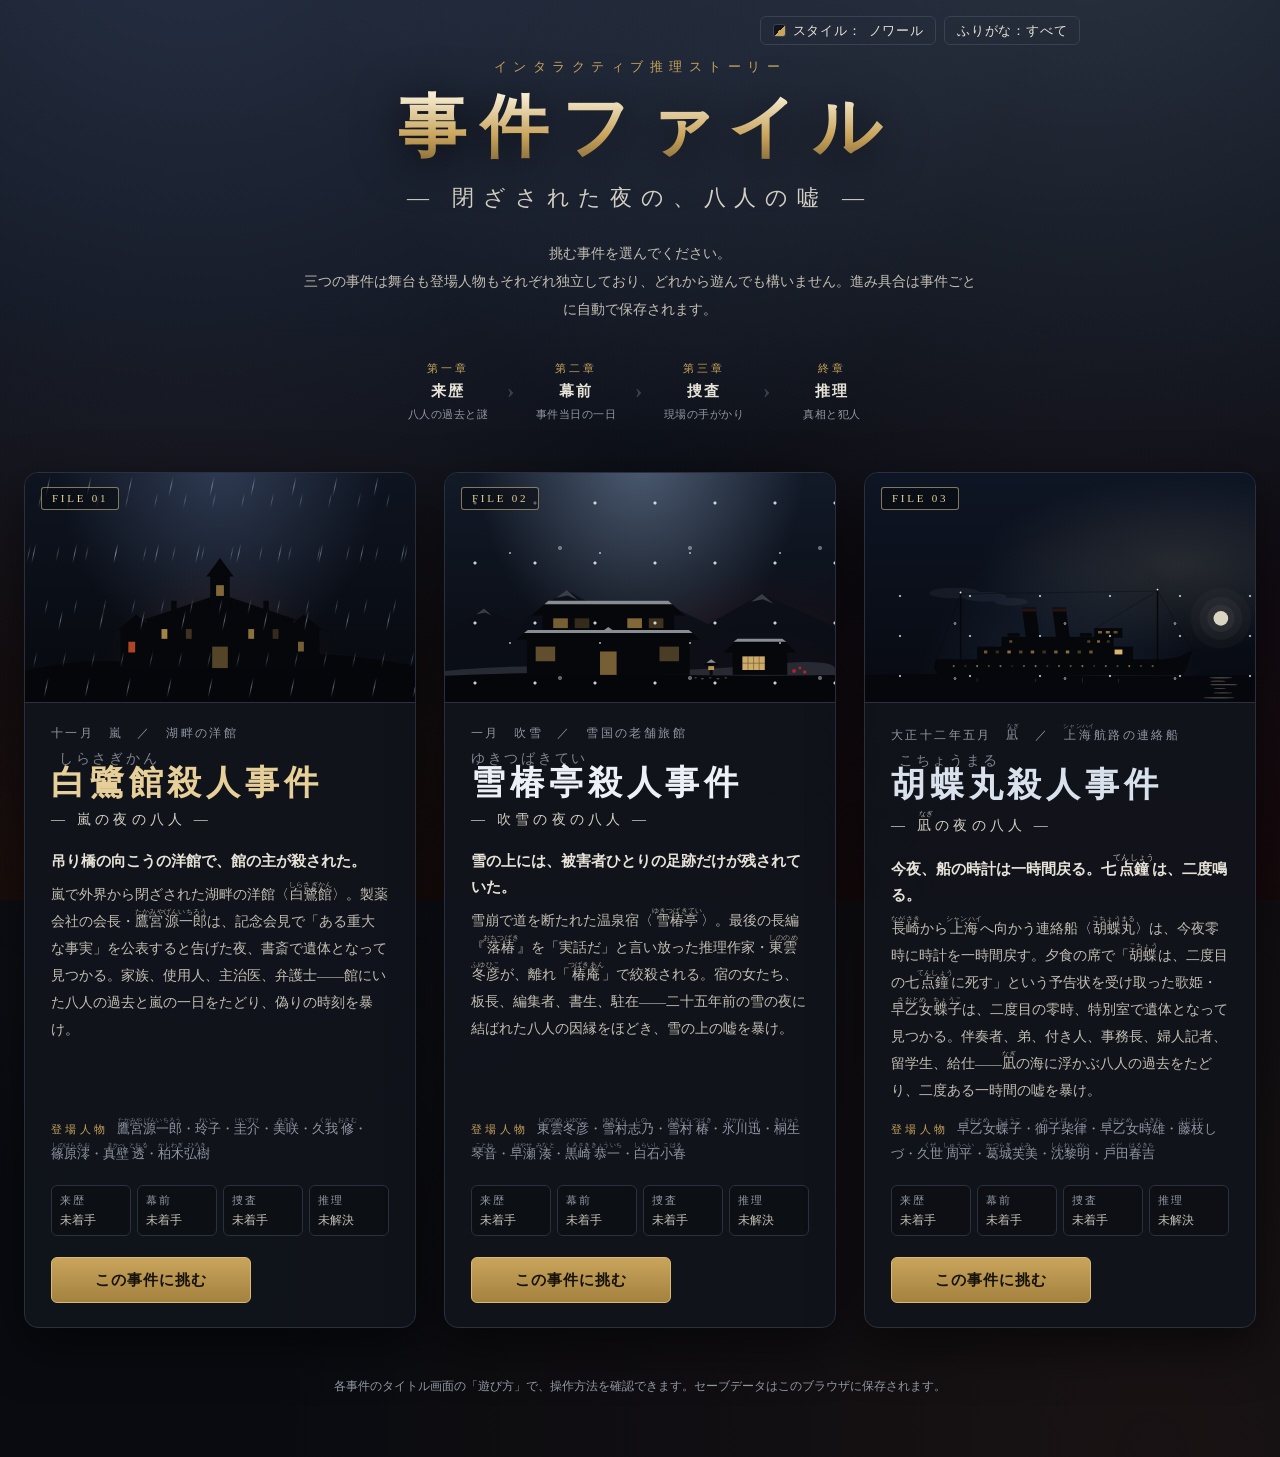
<file: index.html>
<!DOCTYPE html>
<html lang="ja">
<head>
  <meta charset="UTF-8">
  <meta name="viewport" content="width=device-width, initial-scale=1">
  <title>事件ファイル ― インタラクティブ推理ストーリー</title>
  <meta name="description" content="手がかりを集め、真相を再構築し、犯人を突き止めるWeb版インタラクティブ推理ストーリー。挑む事件を選んでください。">
  <link rel="icon" href="favicon.svg" type="image/svg+xml">
  <link rel="stylesheet" href="css/style.css">
  <script src="js/theme.js"></script>
</head>
<body class="select-page">
  <div class="sel-bg" aria-hidden="true"></div>

  <header class="sel-head">
    <div class="sel-tools">
      <button class="btn small ghost btn-theme" type="button"></button>
      <button class="btn small ghost btn-ruby" type="button"></button>
    </div>
    <p class="title-kicker">インタラクティブ推理ストーリー</p>
    <h1 class="sel-title">事件ファイル</h1>
    <p class="title-sub">― 閉ざされた夜の、八人の嘘 ―</p>
    <p class="sel-lead">挑む事件を選んでください。<br>三つの事件は舞台も登場人物もそれぞれ独立しており、どれから遊んでも構いません。進み具合は事件ごとに自動で保存されます。</p>
    <ol class="sel-flow" aria-label="どの事件も四つの章で進みます">
      <li><span>第一章</span>来歴<small>八人の過去と謎</small></li>
      <li><span>第二章</span>幕前<small>事件当日の一日</small></li>
      <li><span>第三章</span>捜査<small>現場の手がかり</small></li>
      <li><span>終章</span>推理<small>真相と犯人</small></li>
    </ol>
  </header>

  <main class="sel-grid" id="sel-grid"></main>

  <footer class="sel-foot">
    <p>各事件のタイトル画面の「遊び方」で、操作方法を確認できます。セーブデータはこのブラウザに保存されます。</p>
  </footer>

  <script src="js/series.js"></script>
  <script>
    (function () {
      'use strict';
      var esc = function (s) {
        return String(s).replace(/[&<>"]/g, function (c) { return { '&': '&amp;', '<': '&lt;', '>': '&gt;', '"': '&quot;' }[c]; });
      };

      function progressOf(s) {
        var d = null;
        try { d = JSON.parse(localStorage.getItem(s.saveKey) || 'null'); } catch (e) { d = null; }
        if (!d || d.v !== 1) return null;
        var myst = d.myst || {};
        var solved = Object.keys(myst).filter(function (k) { return myst[k] && myst[k].solved; }).length;
        return {
          past: (d.pastRead || []).length,
          myst: solved,
          day: (d.storiesRead || []).length,
          night: !!d.prologueDone,
          clues: (d.clues || []).length,
          trueEnd: (d.endings || []).indexOf('true') >= 0,
          badEnd: (d.endings || []).some(function (e) { return e !== 'true'; }),
        };
      }

      function pip(label, value, state) {
        return '<li class="case-pip ' + state + '"><span class="case-pip-l">' + label + '</span><span class="case-pip-v">' + value + '</span></li>';
      }

      function card(s) {
        var p = progressOf(s);
        var n = s.totals.chars;
        var pips = p
          ? pip('来歴', '読了 ' + p.past + '/' + n + '・謎 ' + p.myst + '/' + n, p.past >= n && p.myst >= n ? 'done' : p.past || p.myst ? 'on' : '')
            + pip('幕前', '読了 ' + p.day + '/' + n, p.day >= n ? 'done' : p.day ? 'on' : '')
            + pip('捜査', p.night ? '手がかり ' + p.clues + '/' + s.totals.clues : '未到達', p.night && p.clues >= s.totals.clues ? 'done' : p.night ? 'on' : '')
            + pip('推理', p.trueEnd ? 'TRUE END' : p.badEnd ? 'BAD END' : '未解決', p.trueEnd ? 'done' : p.badEnd ? 'on' : '')
          : pip('来歴', '未着手', '') + pip('幕前', '未着手', '') + pip('捜査', '未着手', '') + pip('推理', '未解決', '');
        var started = p && (p.past || p.myst || p.day || p.night);
        return '<a class="case-card case-' + s.id + '" href="game.html?s=' + encodeURIComponent(s.id) + '">'
          + '<div class="case-art">' + s.art + '<div class="case-weather ' + s.weather + '"></div>'
          + '<span class="case-no">' + esc(s.no) + '</span>'
          + (p && p.trueEnd ? '<span class="case-solved">解決済み</span>' : '')
          + '</div>'
          + '<div class="case-body">'
          + '<p class="case-meta">' + esc(s.season) + '　／　' + esc(s.setting) + '</p>'
          + '<h2 class="case-title">' + esc(s.title) + '</h2>'
          + '<p class="case-sub">― ' + esc(s.subtitle) + ' ―</p>'
          + '<p class="case-tagline">' + esc(s.tagline) + '</p>'
          + '<p class="case-synopsis">' + esc(s.synopsis) + '</p>'
          + '<p class="case-cast"><span>登場人物</span>' + esc(s.cast) + '</p>'
          + '<ol class="case-progress" aria-label="進み具合">' + pips + '</ol>'
          + '<span class="btn primary case-go">' + (started ? 'つづきから挑む' : 'この事件に挑む') + '</span>'
          + '</div></a>';
      }

      document.getElementById('sel-grid').innerHTML = (window.SERIES || []).map(card).join('');
    })();
  </script>
  <script src="js/ruby.js"></script>
</body>
</html>
</file>
<file: css/style.css>
/* ================================================================
 * ページのスタイル（配色テーマ）
 * :root がノワール（標準）。他のスタイルは html[data-theme] で差分だけを上書きする。
 * --gold 系はスタイルごとのアクセント色。--gold-light は暗い挿絵の上で使う明るいアクセント。
 * ================================================================ */
:root {
  color-scheme: dark;
  --bg: #090b10;
  --bg-2: #10131a;
  --panel: rgba(17, 20, 28, 0.9);
  --panel-2: rgba(25, 29, 39, 0.92);
  --line: #2a303d;
  --line-2: #3a4252;
  --text: #e8e3d8;
  --text-2: #d6d1c6;
  --text-3: #c3beb3;
  --muted: #9198a5;
  --key: #f6e7bf;
  --s1: #11141b;
  --s2: #141820;
  --s3: #1a1f29;
  --s4: #232836;
  --card-a: #171b24;
  --card-b: #0f1218;
  --dlg-a: rgba(18, 21, 29, 0.96);
  --dlg-b: rgba(10, 12, 17, 0.97);
  --paper-a: rgba(26, 29, 38, 0.96);
  --paper-b: rgba(16, 18, 24, 0.97);
  --toast: rgba(20, 23, 31, 0.96);
  --toast-gold: rgba(40, 32, 18, 0.97);
  --bar: rgba(8, 10, 14, 0.85);
  --pip: rgba(10, 12, 17, 0.5);
  --veil: rgba(3, 4, 7, 0.55);
  --veil-2: rgba(3, 4, 7, 0.7);
  --tint: rgba(255, 255, 255, 0.02);
  --tint-2: rgba(255, 255, 255, 0.04);
  --chip: #2a2417;
  --chip-line: #5a4a2c;
  --heart-off: #444b5a;
  --gold: #c9a45c;
  --gold-2: #e6cf98;
  --gold-3: #7d6232;
  --gold-line: #6b5a33;
  --gold-rgb: 201, 164, 92;
  --gold-2-rgb: 230, 207, 152;
  --gold-light: #e6cf98;
  --gold-light-rgb: 230, 207, 152;
  --gold-card-a: #1f1c16;
  --gold-card-b: #14120e;
  --primary-a: #c9a45c;
  --primary-b: #a3823f;
  --primary-line: #d9b874;
  --primary-hi-a: #dcb86e;
  --primary-hi-b: #b38f47;
  --on-primary: #16120a;
  --title-a: #f6ecd2;
  --title-shadow: drop-shadow(0 6px 24px rgba(0, 0, 0, 0.8));
  --title-snow-a: #ffffff;
  --title-snow-b: #d9e1ec;
  --title-snow: #edf1f7;
  --violet: #9a7fb5;
  --violet-2: #c4aee0;
  --violet-3: #d6c4ee;
  --violet-line: #6e5a85;
  --violet-rgb: 154, 127, 181;
  --violet-card-a: #1b1823;
  --violet-card-b: #121018;
  --green: #79a77f;
  --green-2: #b8d4bb;
  --green-line: #3c5a40;
  --green-rgb: 60, 110, 70;
  --green-hl-rgb: 121, 167, 127;
  --red: #c0473c;
  --red-2: #e0786e;
  --red-rgb: 192, 71, 60;
  --red-2-rgb: 224, 120, 110;
  --on-red: #ffffff;
  --danger-a: #5a2420;
  --danger-b: #3d1714;
  --danger-line: #8a3a33;
  --danger-text: #ffd8d3;
  --victim-line: #3d2a2a;
  --victim-bg: rgba(80, 20, 20, 0.12);
  --crime-text: #f3cbc5;
  --blue: #6f93bd;
  --rank-s: #ffe9b0;
  --rank-s-line: #ffd877;
  --rank-s-rgb: 255, 216, 119;
  --shade-rgb: 0, 0, 0;
  --glow-1: rgba(60, 74, 105, 0.25);
  --glow-2: rgba(120, 60, 40, 0.14);
  --sky-a: #0b0f18;
  --sky-b: #080a10;
  --sky-c: #050608;
  --sky-glow: rgba(90, 110, 150, 0.35);
  --sky-ember: rgba(217, 86, 43, 0.12);
  --sky-glow-2: rgba(150, 175, 210, 0.22);
  --sky-ember-2: rgba(179, 32, 46, 0.12);
  --ground: #05060a;
  --name-mix: #ffffff;
  --rain-rgb: 170, 190, 220;
  --snow-rgb: 232, 238, 246;
  --calm-rgb: 205, 220, 240;
  --font: "Noto Serif JP", "Noto Serif CJK JP", "Source Han Serif JP", "Hiragino Mincho ProN", "Hiragino Mincho Pro", "Yu Mincho", "YuMincho", "BIZ UDPMincho", "MS PMincho", "IPAexMincho", "IPAMincho", serif;
  --radius: 10px;
  --shadow: 0 18px 50px rgba(0, 0, 0, 0.55);
}

/* 緋色：暗がりに滲む深紅 */
html[data-theme="hiiro"] {
  --bg: #0c0708;
  --bg-2: #150c0e;
  --panel: rgba(26, 14, 17, 0.9);
  --panel-2: rgba(36, 20, 24, 0.92);
  --line: #3a2328;
  --line-2: #4e2f35;
  --text: #f0e4e1;
  --text-2: #dfd0cc;
  --text-3: #c9b6b2;
  --muted: #a48d8d;
  --key: #ffd9d2;
  --s1: #140b0d;
  --s2: #1a0f12;
  --s3: #231419;
  --s4: #2f1b21;
  --card-a: #1f1216;
  --card-b: #12090b;
  --dlg-a: rgba(28, 15, 18, 0.96);
  --dlg-b: rgba(15, 8, 10, 0.97);
  --paper-a: rgba(34, 19, 23, 0.96);
  --paper-b: rgba(20, 11, 13, 0.97);
  --toast: rgba(30, 16, 20, 0.96);
  --toast-gold: rgba(52, 18, 24, 0.97);
  --bar: rgba(14, 7, 9, 0.88);
  --pip: rgba(16, 8, 10, 0.5);
  --veil: rgba(8, 2, 4, 0.55);
  --veil-2: rgba(8, 2, 4, 0.72);
  --tint: rgba(255, 220, 220, 0.025);
  --tint-2: rgba(255, 220, 220, 0.05);
  --chip: #2e1418;
  --chip-line: #6a2c34;
  --heart-off: #4d3438;
  --gold: #d0545e;
  --gold-2: #f2b8b6;
  --gold-3: #7a2630;
  --gold-line: #6e2c34;
  --gold-rgb: 208, 84, 94;
  --gold-2-rgb: 242, 184, 182;
  --gold-light: #f2b8b6;
  --gold-light-rgb: 242, 184, 182;
  --gold-card-a: #241316;
  --gold-card-b: #170b0d;
  --primary-a: #c94a55;
  --primary-b: #8f2a35;
  --primary-line: #e0727b;
  --primary-hi-a: #d95e68;
  --primary-hi-b: #a0333f;
  --on-primary: #fff3f1;
  --title-a: #fde6e3;
  --title-snow-b: #f1dadd;
  --title-snow: #f6ecee;
  --violet: #b07fae;
  --violet-2: #dcb3d8;
  --violet-3: #eccce8;
  --violet-line: #6e4569;
  --violet-rgb: 176, 127, 174;
  --violet-card-a: #22131f;
  --violet-card-b: #150b13;
  --green: #86ab84;
  --green-2: #c2dcc0;
  --green-line: #415c40;
  --red: #e0703c;
  --red-2: #f29a72;
  --red-rgb: 224, 112, 60;
  --red-2-rgb: 242, 154, 114;
  --danger-a: #5c2a16;
  --danger-b: #3e1a0d;
  --danger-line: #9a4a2a;
  --danger-text: #ffdcc8;
  --crime-text: #ffcdb8;
  --blue: #8d9fcf;
  --rank-s: #ffe0dc;
  --rank-s-line: #ff9a9a;
  --rank-s-rgb: 255, 154, 154;
  --glow-1: rgba(120, 30, 45, 0.28);
  --glow-2: rgba(90, 20, 30, 0.2);
  --sky-a: #180a0e;
  --sky-b: #0f0608;
  --sky-c: #060304;
  --sky-glow: rgba(150, 40, 55, 0.35);
  --sky-ember: rgba(210, 60, 60, 0.16);
  --sky-glow-2: rgba(170, 60, 80, 0.22);
  --sky-ember-2: rgba(200, 50, 60, 0.14);
  --ground: #070304;
  --rain-rgb: 220, 170, 175;
  --snow-rgb: 246, 232, 234;
  --calm-rgb: 240, 205, 200;
}

/* 月影：冷たい月光と銀 */
html[data-theme="tsukikage"] {
  --bg: #070a10;
  --bg-2: #0c111a;
  --panel: rgba(14, 19, 29, 0.9);
  --panel-2: rgba(21, 28, 42, 0.92);
  --line: #2a3648;
  --line-2: #3e4f68;
  --text: #e5eaf2;
  --text-2: #cfd7e3;
  --text-3: #b6c1d0;
  --muted: #8592a6;
  --key: #e9f1ff;
  --s1: #0d121b;
  --s2: #111824;
  --s3: #172030;
  --s4: #1f2a3c;
  --card-a: #141c2a;
  --card-b: #0b1019;
  --dlg-a: rgba(15, 21, 33, 0.96);
  --dlg-b: rgba(8, 12, 19, 0.97);
  --paper-a: rgba(21, 28, 42, 0.96);
  --paper-b: rgba(12, 17, 26, 0.97);
  --toast: rgba(16, 22, 34, 0.96);
  --toast-gold: rgba(22, 32, 50, 0.97);
  --bar: rgba(6, 9, 15, 0.86);
  --pip: rgba(8, 12, 19, 0.5);
  --veil: rgba(2, 4, 8, 0.55);
  --veil-2: rgba(2, 4, 8, 0.72);
  --tint: rgba(200, 220, 255, 0.025);
  --tint-2: rgba(200, 220, 255, 0.05);
  --chip: #172235;
  --chip-line: #3b5070;
  --heart-off: #3b4558;
  --gold: #a7bedc;
  --gold-2: #e1eaf6;
  --gold-3: #4e6383;
  --gold-line: #435674;
  --gold-rgb: 167, 190, 220;
  --gold-2-rgb: 225, 234, 246;
  --gold-light: #e1eaf6;
  --gold-light-rgb: 225, 234, 246;
  --gold-card-a: #152034;
  --gold-card-b: #0c1320;
  --primary-a: #b9cbe3;
  --primary-b: #7f97b9;
  --primary-line: #d2dfef;
  --primary-hi-a: #cad8ec;
  --primary-hi-b: #8fa6c6;
  --on-primary: #0b1322;
  --title-a: #ffffff;
  --title-snow-b: #dbe6f4;
  --title-snow: #eef3fa;
  --violet: #8f8fd0;
  --violet-2: #c3c3f0;
  --violet-3: #d8d8fa;
  --violet-line: #555a8c;
  --violet-rgb: 143, 143, 208;
  --violet-card-a: #161a2c;
  --violet-card-b: #0d0f1c;
  --green: #74b0a0;
  --green-2: #b6dcd2;
  --green-line: #355a52;
  --green-rgb: 50, 110, 100;
  --green-hl-rgb: 116, 176, 160;
  --red: #c8566a;
  --red-2: #e88d9c;
  --red-rgb: 200, 86, 106;
  --red-2-rgb: 232, 141, 156;
  --crime-text: #f2c9d0;
  --blue: #7fb2d6;
  --rank-s: #f4f8ff;
  --rank-s-line: #c9dcf5;
  --rank-s-rgb: 201, 220, 245;
  --glow-1: rgba(80, 110, 160, 0.28);
  --glow-2: rgba(60, 80, 120, 0.16);
  --sky-a: #0c1424;
  --sky-b: #080d18;
  --sky-c: #04060b;
  --sky-glow: rgba(140, 170, 220, 0.42);
  --sky-ember: rgba(150, 170, 210, 0.1);
  --sky-glow-2: rgba(170, 195, 230, 0.24);
  --sky-ember-2: rgba(120, 140, 190, 0.12);
  --ground: #04060b;
  --rain-rgb: 190, 205, 230;
  --snow-rgb: 240, 245, 252;
  --calm-rgb: 215, 228, 248;
}

/* 調書：古い捜査資料の紙とインク（明るいスタイル） */
html[data-theme="chousho"] {
  color-scheme: light;
  --bg: #e8dec8;
  --bg-2: #f1e9d6;
  --panel: rgba(248, 242, 229, 0.94);
  --panel-2: rgba(242, 234, 216, 0.96);
  --line: #d2c3a3;
  --line-2: #b8a47e;
  --text: #2a2018;
  --text-2: #3a2e23;
  --text-3: #54473a;
  --muted: #7b6c58;
  --key: #5c1c12;
  --s1: #efe6d2;
  --s2: #f6efe0;
  --s3: #ede2ca;
  --s4: #e2d4b6;
  --card-a: #faf5ea;
  --card-b: #efe5cf;
  --dlg-a: rgba(250, 245, 234, 0.97);
  --dlg-b: rgba(238, 228, 206, 0.98);
  --paper-a: rgba(252, 248, 238, 0.97);
  --paper-b: rgba(244, 236, 219, 0.98);
  --toast: rgba(250, 245, 234, 0.97);
  --toast-gold: rgba(244, 228, 214, 0.98);
  --bar: rgba(238, 229, 209, 0.92);
  --pip: rgba(236, 226, 205, 0.7);
  --veil: rgba(40, 28, 16, 0.32);
  --veil-2: rgba(40, 28, 16, 0.45);
  --tint: rgba(110, 80, 30, 0.035);
  --tint-2: rgba(110, 80, 30, 0.08);
  --chip: #f0e0d2;
  --chip-line: #c79c84;
  --heart-off: #cbbb9c;
  --gold: #8f3426;
  --gold-2: #6a2116;
  --gold-3: #b8735a;
  --gold-line: #c29a84;
  --gold-rgb: 143, 52, 38;
  --gold-2-rgb: 106, 33, 22;
  --gold-light: #f0d9a0;
  --gold-light-rgb: 240, 217, 160;
  --gold-card-a: #f7ede2;
  --gold-card-b: #eddcca;
  --primary-a: #983a2b;
  --primary-b: #74261b;
  --primary-line: #5e1d14;
  --primary-hi-a: #a84637;
  --primary-hi-b: #842f22;
  --on-primary: #fcf6ea;
  --title-a: #5a1c13;
  --title-shadow: drop-shadow(0 2px 6px rgba(90, 60, 20, 0.22));
  --title-snow-a: #1f3048;
  --title-snow-b: #36506f;
  --title-snow: #26405e;
  --violet: #6e4f93;
  --violet-2: #5a3d7e;
  --violet-3: #4a3169;
  --violet-line: #b9a6d2;
  --violet-rgb: 110, 79, 147;
  --violet-card-a: #f6f0f6;
  --violet-card-b: #ece2ec;
  --green: #3e7a48;
  --green-2: #2e5e36;
  --green-line: #9cc0a2;
  --green-rgb: 62, 122, 72;
  --green-hl-rgb: 120, 170, 125;
  --red: #b23b2c;
  --red-2: #9b2f22;
  --red-rgb: 178, 59, 44;
  --red-2-rgb: 155, 47, 34;
  --on-red: #7a1f14;
  --danger-a: #b5483a;
  --danger-b: #8f3125;
  --danger-line: #7a2418;
  --danger-text: #fff4ef;
  --victim-line: #d2a89c;
  --victim-bg: rgba(150, 50, 30, 0.07);
  --crime-text: #7a1f14;
  --blue: #2f5b8c;
  --rank-s: #8a3a10;
  --rank-s-line: #c27a2a;
  --rank-s-rgb: 194, 122, 42;
  --shade-rgb: 90, 66, 34;
  --shadow: 0 14px 36px rgba(90, 66, 34, 0.22);
  --glow-1: rgba(255, 250, 238, 0.7);
  --glow-2: rgba(150, 90, 40, 0.12);
  --sky-a: #f1e9d7;
  --sky-b: #e6dbc2;
  --sky-c: #d8c8a5;
  --sky-glow: rgba(255, 255, 255, 0.6);
  --sky-ember: rgba(143, 52, 38, 0.12);
  --sky-glow-2: rgba(255, 252, 244, 0.5);
  --sky-ember-2: rgba(47, 91, 140, 0.08);
  --ground: #1c1610;
  --name-mix: #2a2018;
  --rain-rgb: 95, 80, 60;
  --snow-rgb: 125, 135, 155;
  --calm-rgb: 110, 100, 80;
}

* { box-sizing: border-box; }

html, body {
  margin: 0;
  height: 100%;
  background: var(--bg);
  color: var(--text);
  font-family: var(--font);
  font-size: 15px;
  line-height: 1.75;
  -webkit-font-smoothing: antialiased;
}

body {
  overflow: hidden;
  background:
    radial-gradient(ellipse at 20% 0%, var(--glow-1), transparent 60%),
    radial-gradient(ellipse at 90% 100%, var(--glow-2), transparent 55%),
    var(--bg);
}

button { font-family: inherit; color: inherit; }

.hidden { display: none !important; }

.muted { color: var(--muted); }

.hl {
  color: var(--gold-2);
  font-weight: 700;
  text-shadow: 0 0 12px rgba(var(--gold-2-rgb), 0.25);
}

/* ---------------- ふりがな（固有名詞のルビ） ---------------- */
ruby.pn { ruby-position: over; ruby-align: center; }
ruby.pn rt {
  font-size: 0.5em;
  font-weight: 400;
  font-style: normal;
  letter-spacing: 0.04em;
  text-indent: 0;
  text-shadow: none;
  line-height: 1;
  opacity: 0.85;
  user-select: none;
}
.dlg-text ruby.pn rt, .rd-p ruby.pn rt { font-size: 0.55em; }
.title-main ruby.pn rt { font-size: 0.3em; letter-spacing: 0.3em; color: var(--gold-2); -webkit-text-fill-color: var(--gold-2); opacity: 0.9; }
body.ruby-off ruby.pn rt { display: none; }
body.ruby-first ruby.pn.rep rt { display: none; }

/* ---------------- 雨・稲光 ---------------- */
#rain {
  position: fixed;
  inset: 0;
  width: 100%;
  height: 100%;
  pointer-events: none;
  z-index: 1;
  opacity: 0.35;
  transition: opacity 0.6s;
}
body[data-screen="title"] #rain { opacity: 1; z-index: 2; }
body[data-screen="ending"] #rain { opacity: 0.18; }
body.staged #rain { opacity: 0.7; z-index: 55; }

#flash {
  position: fixed;
  inset: 0;
  background: #dfe8ff;
  opacity: 0;
  pointer-events: none;
  z-index: 90;
}
#flash.on { animation: flash 0.9s ease-out; }
@keyframes flash {
  0% { opacity: 0; }
  6% { opacity: 0.55; }
  12% { opacity: 0.05; }
  18% { opacity: 0.4; }
  100% { opacity: 0; }
}

body.shake .screen.active { animation: shake 0.45s; }
@keyframes shake {
  0%, 100% { transform: translateX(0); }
  20% { transform: translateX(-8px); }
  40% { transform: translateX(7px); }
  60% { transform: translateX(-5px); }
  80% { transform: translateX(3px); }
}

/* ---------------- ボタン ---------------- */
.btn {
  appearance: none;
  border: 1px solid var(--line-2);
  background: linear-gradient(180deg, var(--s3), var(--s2));
  color: var(--text);
  padding: 0.6em 1.3em;
  border-radius: 6px;
  font-size: 15px;
  letter-spacing: 0.06em;
  cursor: pointer;
  transition: background 0.2s, border-color 0.2s, transform 0.1s, box-shadow 0.2s;
}
.btn:hover:not(:disabled) { border-color: var(--gold); box-shadow: 0 0 0 1px rgba(var(--gold-rgb), 0.25), 0 6px 18px rgba(var(--shade-rgb), 0.35); }
.btn:active:not(:disabled) { transform: translateY(1px); }
.btn:disabled { opacity: 0.4; cursor: not-allowed; }
.btn.primary { background: linear-gradient(180deg, var(--primary-a), var(--primary-b)); color: var(--on-primary); border-color: var(--primary-line); font-weight: 700; }
.btn.primary:hover:not(:disabled) { background: linear-gradient(180deg, var(--primary-hi-a), var(--primary-hi-b)); }
.btn.accent { border-color: var(--gold-line); color: var(--gold-2); }
.btn.danger { border-color: var(--danger-line); color: var(--danger-text); background: linear-gradient(180deg, var(--danger-a), var(--danger-b)); }
.btn.ghost { background: transparent; }
.btn.small { padding: 0.35em 0.9em; font-size: 13px; }
.btn.tiny { padding: 0.2em 0.6em; font-size: 12px; }
.btn.big { padding: 0.85em 2.2em; font-size: 17px; }
.btn.on { border-color: var(--gold); color: var(--gold-2); }

.tag-new {
  display: inline-block;
  font-size: 10px;
  font-weight: 700;
  letter-spacing: 0.08em;
  color: var(--on-primary);
  background: var(--gold);
  border-radius: 3px;
  padding: 0 5px;
  line-height: 1.6;
  margin-left: 6px;
  vertical-align: middle;
  font-family: sans-serif;
}

.section-title {
  font-size: 13px;
  letter-spacing: 0.2em;
  color: var(--gold);
  margin: 1.4em 0 0.6em;
  font-weight: 600;
  display: flex;
  align-items: center;
  gap: 10px;
}
.section-title::after { content: ""; flex: 1; height: 1px; background: linear-gradient(90deg, var(--line-2), transparent); }
.section-title.center { justify-content: center; }
.section-title.center::after { display: none; }

.empty { color: var(--muted); font-size: 13px; padding: 0.5em 0; }

/* ---------------- 画面 ---------------- */
.screen {
  position: fixed;
  inset: 0;
  display: none;
  z-index: 3;
}
.screen.active { display: flex; flex-direction: column; }

/* ---------------- タイトル ---------------- */
#screen-title { align-items: center; justify-content: flex-start; overflow: auto; }
.title-sky {
  position: absolute;
  inset: 0;
  background:
    radial-gradient(ellipse at 50% 120%, var(--sky-ember), transparent 50%),
    radial-gradient(ellipse at 50% -10%, var(--sky-glow), transparent 60%),
    linear-gradient(180deg, var(--sky-a) 0%, var(--sky-b) 70%, var(--sky-c) 100%);
}
.title-mansion {
  position: absolute;
  left: 0;
  right: 0;
  bottom: 0;
  height: 40vh;
  opacity: 0.95;
  pointer-events: none;
  background: linear-gradient(0deg, var(--ground) 0 16%, transparent 16%);
}
.title-mansion svg { width: 100%; height: 100%; }
.title-wrap {
  position: relative;
  z-index: 3;
  margin: auto 0;
  text-align: center;
  padding: 4vh 20px 22vh;
  max-width: 980px;
}
.title-kicker {
  letter-spacing: 0.5em;
  font-size: 13px;
  color: var(--gold);
  margin: 0 0 0.6em;
}
.title-main {
  font-size: clamp(42px, 8vw, 86px);
  font-weight: 900;
  letter-spacing: 0.14em;
  margin: 0;
  line-height: 1.2;
  background: linear-gradient(180deg, var(--title-a) 10%, var(--gold) 60%, var(--gold-3) 100%);
  -webkit-background-clip: text;
  background-clip: text;
  color: transparent;
  filter: var(--title-shadow);
}
.title-sub {
  font-size: clamp(16px, 2.4vw, 22px);
  letter-spacing: 0.4em;
  color: var(--text-2);
  margin: 0.5em 0 0;
}
.title-badge {
  min-height: 1.5em;
  margin: 0.8em 0 0;
  font-size: 12px;
  letter-spacing: 0.2em;
  color: var(--gold-2);
}
.title-menu {
  display: flex;
  gap: 14px;
  justify-content: center;
  flex-wrap: wrap;
  margin: 1.6em 0 1em;
}
.title-menu .btn { min-width: 150px; padding: 0.8em 1.5em; font-size: 16px; }
.title-foot { color: var(--muted); font-size: 13px; letter-spacing: 0.1em; margin: 0 0 2em; }
.title-cast-label { font-size: 12px; letter-spacing: 0.4em; color: var(--gold); margin-bottom: 0.8em; }
.title-cast {
  display: grid;
  grid-template-columns: repeat(8, 1fr);
  gap: 10px;
  max-width: 780px;
  margin: 0 auto;
}
.cast { text-align: center; }
.cast-portrait {
  aspect-ratio: 5 / 6;
  border-radius: 6px;
  overflow: hidden;
  border: 1px solid var(--line-2);
  box-shadow: 0 8px 20px rgba(var(--shade-rgb), 0.5);
}
.cast-name { font-size: 13px; margin-top: 4px; font-weight: 700; }
.cast-role { font-size: 10.5px; color: var(--muted); line-height: 1.4; }

.portrait-svg { display: block; width: 100%; height: 100%; }
.portrait-svg.deceased { filter: grayscale(0.85) brightness(0.8); }

/* ---------------- トップバー ---------------- */
.topbar {
  display: flex;
  align-items: center;
  gap: 16px;
  padding: 10px 18px;
  background: var(--bar);
  border-bottom: 1px solid var(--line);
  backdrop-filter: blur(6px);
  position: relative;
  z-index: 4;
  flex-wrap: wrap;
}
.brand {
  font-weight: 900;
  letter-spacing: 0.18em;
  color: var(--gold-2);
  font-size: 17px;
}
.loc-label { color: var(--muted); font-size: 13px; letter-spacing: 0.08em; }
.topbar-actions { margin-left: auto; display: flex; gap: 8px; flex-wrap: wrap; }

/* ---------------- 捜査画面レイアウト ---------------- */
.layout {
  flex: 1;
  min-height: 0;
  display: grid;
  grid-template-columns: 300px minmax(0, 1fr) 390px;
  gap: 14px;
  padding: 14px;
  position: relative;
  z-index: 3;
}
.pane {
  background: var(--panel);
  border: 1px solid var(--line);
  border-radius: var(--radius);
  padding: 14px 16px 18px;
  overflow-y: auto;
  min-height: 0;
  box-shadow: var(--shadow);
}
.pane-title {
  margin: 0 0 10px;
  font-size: 14px;
  letter-spacing: 0.24em;
  color: var(--gold);
  font-weight: 700;
}
.pane::-webkit-scrollbar, .nb-body::-webkit-scrollbar, .backlog::-webkit-scrollbar { width: 8px; }
.pane::-webkit-scrollbar-thumb, .nb-body::-webkit-scrollbar-thumb, .backlog::-webkit-scrollbar-thumb { background: var(--s4); border-radius: 4px; }

/* 見取り図 */
.map-svg { width: 100%; height: auto; display: block; }
.map-frame { fill: var(--tint); stroke: var(--line-2); stroke-dasharray: 3 4; }
.map-compass { fill: var(--muted); font-size: 9px; letter-spacing: 0.1em; }
.room { cursor: pointer; outline: none; }
.room rect { fill: var(--s2); stroke: var(--line-2); stroke-width: 1.2; transition: fill 0.2s, stroke 0.2s; }
.room text { fill: var(--text-3); font-size: 11px; font-family: var(--font); pointer-events: none; letter-spacing: 0.04em; }
.room.visited rect { fill: var(--s3); }
.room.outdoor rect { fill: var(--s1); stroke-dasharray: 4 3; }
.room:hover rect, .room:focus rect { fill: var(--s4); stroke: var(--gold); }
.room.current rect { fill: rgba(var(--gold-rgb), 0.2); stroke: var(--gold); stroke-width: 2; }
.room.current text { fill: var(--gold-2); font-weight: 700; }
.room .pend { fill: var(--red); stroke: none; }
.room text.pend-n { fill: #fff; font-size: 8px; font-weight: 700; font-family: sans-serif; }

.loc-list { list-style: none; padding: 0; margin: 12px 0 0; display: grid; gap: 6px; }
.loc-btn {
  width: 100%;
  display: flex;
  justify-content: space-between;
  align-items: center;
  gap: 8px;
  padding: 7px 10px;
  background: var(--s2);
  border: 1px solid var(--line);
  border-radius: 6px;
  cursor: pointer;
  font-size: 13.5px;
  text-align: left;
  transition: border-color 0.2s, background 0.2s;
}
.loc-btn:hover { border-color: var(--line-2); background: var(--s3); }
.loc-btn.current { border-color: var(--gold); background: rgba(var(--gold-rgb), 0.12); color: var(--gold-2); }
.loc-btn-pend { font-size: 11px; color: var(--red-2); white-space: nowrap; }
.loc-btn-done { font-size: 11px; color: var(--muted); white-space: nowrap; }

/* シーン */
.scene-head {
  border-radius: 8px;
  padding: 28px 22px 18px;
  min-height: 120px;
  display: flex;
  flex-direction: column;
  justify-content: flex-end;
  border: 1px solid var(--line);
  position: relative;
  overflow: hidden;
}
.scene-head::after {
  content: "";
  position: absolute;
  inset: 0;
  background: linear-gradient(180deg, transparent 30%, rgba(0, 0, 0, 0.55));
  pointer-events: none;
}
.scene-floor, .scene-name { position: relative; z-index: 1; }
.scene-floor { font-size: 12px; letter-spacing: 0.3em; color: rgba(255, 255, 255, 0.65); }
.scene-name { margin: 0; color: #ece7dd; font-size: 26px; letter-spacing: 0.12em; font-weight: 900; text-shadow: 0 2px 12px rgba(0, 0, 0, 0.8); }

.bg-study { background: radial-gradient(ellipse at 15% 110%, rgba(230, 110, 40, 0.55), transparent 55%), linear-gradient(135deg, #3a1d14, #160c0a 70%); }
.bg-corridor { background: radial-gradient(ellipse at 85% 50%, rgba(220, 180, 110, 0.18), transparent 50%), linear-gradient(90deg, #13151b, #1d1a18); }
.bg-hall { background: radial-gradient(ellipse at 50% 0%, rgba(230, 200, 140, 0.3), transparent 60%), linear-gradient(180deg, #2a2219, #111015); }
.bg-salon { background: radial-gradient(ellipse at 80% 100%, rgba(220, 120, 60, 0.32), transparent 55%), linear-gradient(135deg, #1c2a22, #101512); }
.bg-billiard { background: radial-gradient(ellipse at 50% 40%, rgba(60, 140, 90, 0.4), transparent 55%), linear-gradient(180deg, #0f1a14, #0b0f0d); }
.bg-terrace { background: radial-gradient(ellipse at 50% -20%, rgba(130, 160, 210, 0.3), transparent 60%), linear-gradient(180deg, #121a26, #07090d); }
.bg-guest { background: radial-gradient(ellipse at 30% 30%, rgba(170, 120, 150, 0.25), transparent 55%), linear-gradient(135deg, #22192a, #100c14); }
.bg-service { background: radial-gradient(ellipse at 70% 30%, rgba(200, 200, 180, 0.15), transparent 55%), linear-gradient(135deg, #1b1d1f, #0d0e10); }

.scene-desc { margin: 14px 2px 0; color: var(--text-2); }
.scene-hint { margin-top: 1.6em; font-size: 13px; color: var(--muted); border-left: 2px solid var(--line-2); padding-left: 10px; }

.hotspots { display: grid; grid-template-columns: repeat(auto-fill, minmax(220px, 1fr)); gap: 8px; }
.hotspot {
  display: grid;
  grid-template-columns: 28px 1fr;
  grid-template-rows: auto auto;
  column-gap: 8px;
  align-items: center;
  text-align: left;
  padding: 10px 12px;
  border-radius: 8px;
  border: 1px solid var(--line-2);
  background: linear-gradient(180deg, var(--s3), var(--s2));
  cursor: pointer;
  transition: border-color 0.2s, transform 0.1s, background 0.2s;
}
.hotspot:hover { border-color: var(--gold); background: linear-gradient(180deg, var(--s4), var(--s3)); }
.hotspot:active { transform: translateY(1px); }
.hs-mark {
  grid-row: span 2;
  width: 26px;
  height: 26px;
  border-radius: 50%;
  display: grid;
  place-items: center;
  font-size: 13px;
  font-weight: 700;
  background: rgba(var(--red-rgb), 0.85);
  color: #fff;
  font-family: sans-serif;
}
.hotspot.done .hs-mark { background: var(--s4); color: var(--gold-2); }
.hotspot.done { border-color: var(--line); }
.hs-label { font-size: 14.5px; }
.hs-clue { font-size: 11.5px; color: var(--gold); }

.people-row { display: grid; grid-template-columns: repeat(auto-fill, minmax(92px, 1fr)); gap: 10px; }
.person-chip {
  position: relative;
  border: 1px solid var(--line-2);
  border-radius: 8px;
  background: var(--s2);
  padding: 0 0 6px;
  cursor: pointer;
  overflow: hidden;
  transition: border-color 0.2s, transform 0.15s;
}
.person-chip:hover { border-color: var(--gold); transform: translateY(-2px); }
.chip-portrait { display: block; aspect-ratio: 5 / 6; }
.chip-name { display: block; font-size: 13px; font-weight: 700; margin-top: 4px; }
.person-chip .tag-new { position: absolute; top: 6px; right: 6px; margin: 0; }

/* 捜査手帳 */
.pane-notebook { display: flex; flex-direction: column; padding-bottom: 10px; }
.nb-tabs { display: flex; gap: 4px; border-bottom: 1px solid var(--line); margin: 0 -4px 10px; padding: 0 4px; flex-wrap: wrap; }
.nb-tab {
  position: relative;
  background: none;
  border: none;
  border-bottom: 2px solid transparent;
  padding: 6px 9px 7px;
  cursor: pointer;
  color: var(--muted);
  font-size: 13.5px;
  letter-spacing: 0.06em;
}
.nb-tab:hover { color: var(--text); }
.nb-tab.on { color: var(--gold-2); border-bottom-color: var(--gold); font-weight: 700; }
.badge {
  display: inline-block;
  min-width: 17px;
  margin-left: 4px;
  padding: 0 5px;
  border-radius: 9px;
  background: var(--red);
  color: #fff;
  font-size: 10.5px;
  line-height: 17px;
  text-align: center;
  font-family: sans-serif;
  font-weight: 700;
}
.nb-body { flex: 1; overflow-y: auto; min-height: 0; padding-right: 4px; }
.nb-foot { font-size: 12px; color: var(--muted); }

.clue-card {
  border: 1px solid var(--line);
  border-left: 3px solid var(--gold);
  border-radius: 6px;
  padding: 9px 11px;
  margin-bottom: 8px;
  background: var(--tint);
}
.clue-card.testimony { border-left-color: var(--blue); }
.clue-head { display: flex; align-items: center; gap: 8px; }
.clue-icon {
  width: 26px;
  height: 26px;
  flex: none;
  display: grid;
  place-items: center;
  border-radius: 4px;
  background: var(--chip);
  color: var(--gold-2);
  font-size: 12px;
  font-weight: 700;
  border: 1px solid var(--chip-line);
}
.clue-by { width: 26px; height: 31px; flex: none; border-radius: 4px; overflow: hidden; border: 1px solid var(--line-2); }
.clue-name { font-weight: 700; font-size: 14.5px; }
.clue-speaker { font-size: 11px; color: var(--blue); margin-top: 2px; }
.clue-desc { margin: 4px 0 0; font-size: 13px; color: var(--text-3); line-height: 1.7; }

.person-card {
  border: 1px solid var(--line);
  border-radius: 8px;
  padding: 10px;
  margin-bottom: 10px;
  background: var(--tint);
}
.person-card.victim { border-color: var(--victim-line); background: var(--victim-bg); }
.pc-top { display: flex; gap: 10px; }
.pc-portrait { width: 64px; height: 77px; flex: none; border-radius: 6px; overflow: hidden; border: 1px solid var(--line-2); }
.pc-info { min-width: 0; }
.pc-name { font-weight: 900; font-size: 15.5px; }
.pc-age { font-weight: 400; font-size: 12px; color: var(--muted); margin-left: 8px; }
.pc-kana { font-size: 11px; color: var(--muted); line-height: 1.4; }
.pc-role { font-size: 12.5px; color: var(--gold-2); }
.pc-calls { font-size: 12px; color: var(--blue); }
.pc-dead { font-size: 11px; color: var(--red-2); letter-spacing: 0.3em; }
.pc-profile { font-size: 12.5px; color: var(--text-3); margin: 8px 0 0; line-height: 1.7; }
.pc-notes { margin: 6px 0 0; padding-left: 1.1em; font-size: 12.5px; color: var(--gold-2); }
.pc-talk { margin-top: 8px; width: 100%; }

.timeline { list-style: none; margin: 0; padding: 0; position: relative; }
.timeline::before { content: ""; position: absolute; left: 52px; top: 4px; bottom: 4px; width: 1px; background: var(--line-2); }
.timeline li { display: grid; grid-template-columns: 44px 16px 1fr; align-items: start; gap: 0 6px; padding: 5px 0; font-size: 13px; }
.tl-time { font-family: "Consolas", "Menlo", monospace; color: var(--gold-2); font-size: 12.5px; padding-top: 1px; }
.tl-dot { width: 9px; height: 9px; border-radius: 50%; margin: 7px 0 0 4px; box-shadow: 0 0 0 2px var(--bg-2); position: relative; z-index: 1; }
.tl-text { color: var(--text-2); line-height: 1.6; }

.mystery {
  border: 1px solid var(--line);
  border-radius: 6px;
  padding: 9px 11px;
  margin-bottom: 8px;
  background: var(--tint);
}
.mystery.solved { border-color: var(--green-line); background: rgba(var(--green-rgb), 0.1); }
.my-head { display: flex; justify-content: space-between; gap: 8px; align-items: flex-start; }
.my-q { font-weight: 700; font-size: 13.5px; }
.my-status { flex: none; font-size: 11px; color: var(--muted); border: 1px solid var(--line-2); border-radius: 10px; padding: 0 8px; white-space: nowrap; }
.mystery.solved .my-status { color: var(--green); border-color: var(--green-line); }
.my-body { margin: 4px 0 0; font-size: 12.5px; color: var(--text-3); }
.mystery.solved .my-body { color: var(--green-2); }

/* ---------------- 会話ウィンドウ ---------------- */
.overlay {
  position: fixed;
  inset: 0;
  z-index: 50;
}
#dialogue { background: var(--veil); cursor: pointer; user-select: none; }
#modal { z-index: 60; background: var(--veil-2); display: flex; align-items: center; justify-content: center; padding: 18px; }

.dlg-stage { display: none; position: absolute; inset: 0; overflow: hidden; }
#dialogue.staged { background: #000; }
#dialogue.staged .dlg-stage { display: block; }
.stage-art { position: absolute; inset: auto 0 0 0; height: 38vh; opacity: 0.95; }
.stage-art:not(:empty) { background: linear-gradient(0deg, #05060a 0 16%, transparent 16%); }
.stage-dawn .stage-art:not(:empty) { background: linear-gradient(0deg, #0a0c12 0 16%, transparent 16%); }
.stage-art .mansion { width: 100%; height: 100%; }
.stage-label {
  position: absolute;
  top: 26px;
  left: 30px;
  font-size: 14px;
  letter-spacing: 0.3em;
  color: rgba(var(--gold-light-rgb), 0.85);
  border-left: 2px solid rgba(var(--gold-light-rgb), 0.7);
  padding-left: 12px;
}
.stage-black { background: #000; }
.stage-road { background: radial-gradient(ellipse at 50% -10%, rgba(90, 110, 150, 0.4), transparent 60%), linear-gradient(180deg, #0b0f18, #050608); }
.stage-dawn { background: linear-gradient(180deg, #2c3a5a 0%, #6a6f8f 45%, #c99a8a 75%, #e8c39b 100%); }
.stage-dawn .mansion path, .stage-dawn .mansion g:first-of-type { opacity: 0.9; }
.stage-dining { background: radial-gradient(ellipse at 50% 30%, rgba(230, 170, 90, 0.35), transparent 60%), linear-gradient(180deg, #24180f, #0b0806); }
.stage-hall { background: radial-gradient(ellipse at 50% 0%, rgba(230, 200, 140, 0.3), transparent 60%), linear-gradient(180deg, #221c15, #09080a); }
.stage-study { background: radial-gradient(ellipse at 18% 100%, rgba(230, 100, 30, 0.6), transparent 50%), linear-gradient(135deg, #2e140d, #0c0605 75%); animation: firelight 3s infinite alternate; }
.stage-salon { background: radial-gradient(ellipse at 80% 100%, rgba(220, 120, 60, 0.35), transparent 55%), linear-gradient(135deg, #18241d, #070a08); }
.stage-corridor { background: linear-gradient(90deg, #0f1116, #1d1a18 60%, #0d0e11); }
@keyframes firelight {
  from { filter: brightness(0.92); }
  to { filter: brightness(1.08); }
}

.dlg-box {
  position: absolute;
  left: 50%;
  bottom: 26px;
  transform: translateX(-50%);
  width: min(1000px, calc(100vw - 32px));
  min-height: 170px;
  display: grid;
  grid-template-columns: 118px 1fr;
  gap: 18px;
  padding: 18px 22px 26px 18px;
  background: linear-gradient(180deg, var(--dlg-a), var(--dlg-b));
  border: 1px solid var(--line-2);
  border-top: 1px solid rgba(var(--gold-rgb), 0.6);
  border-radius: 10px;
  box-shadow: 0 20px 60px rgba(var(--shade-rgb), 0.7);
  animation: rise 0.25s ease-out;
}
@keyframes rise { from { opacity: 0; transform: translate(-50%, 10px); } to { opacity: 1; transform: translate(-50%, 0); } }
.dlg-portrait { width: 118px; height: 142px; border-radius: 6px; overflow: hidden; border: 1px solid var(--line-2); align-self: start; }
.dlg-box.kind-narr, .dlg-box.kind-card { grid-template-columns: 1fr; }
.dlg-box.kind-narr .dlg-portrait, .dlg-box.kind-card .dlg-portrait { display: none; }
.dlg-name { font-weight: 900; font-size: 17px; letter-spacing: 0.12em; min-height: 1.4em; margin-bottom: 4px; }
.dlg-text { font-size: 17px; line-height: 1.95; white-space: pre-wrap; }
.dlg-box.kind-narr .dlg-text { color: var(--text-2); }
.dlg-box.kind-narr .dlg-name { display: none; }
.dlg-box.kind-card {
  top: 50%;
  bottom: auto;
  transform: translate(-50%, -50%);
  background: none;
  border: none;
  box-shadow: none;
  text-align: center;
  min-height: 0;
  animation: fadein 0.8s ease-out;
}
.dlg-box.kind-card .dlg-name { display: none; }
.dlg-box.kind-card .dlg-text {
  font-size: clamp(22px, 3.4vw, 34px);
  font-weight: 900;
  letter-spacing: 0.22em;
  color: var(--gold-2);
  text-shadow: 0 4px 24px rgba(var(--shade-rgb), 0.9);
}
html[data-theme="chousho"] .dlg-box.kind-card .dlg-text { text-shadow: 0 2px 12px rgba(255, 250, 238, 0.85); }
#dialogue.staged .dlg-box.kind-card .dlg-text { color: var(--gold-light); text-shadow: 0 4px 24px rgba(0, 0, 0, 0.9); }
@keyframes fadein { from { opacity: 0; } to { opacity: 1; } }
.dlg-next {
  position: absolute;
  right: 22px;
  bottom: 8px;
  color: var(--gold);
  font-size: 13px;
  opacity: 0;
}
.dlg-box.ready .dlg-next { opacity: 1; animation: bob 1s infinite; }
@keyframes bob { 50% { transform: translateY(3px); } }
.dlg-skip {
  position: absolute;
  top: -30px;
  right: 0;
  border: 1px solid var(--line-2);
  background: var(--bar);
  color: var(--muted);
  font-size: 11px;
  border-radius: 4px;
  padding: 1px 8px;
  cursor: pointer;
}
.dlg-skip:hover { color: var(--text); border-color: var(--gold); }
.dlg-box.kind-card .dlg-skip { top: auto; bottom: -40px; right: 50%; transform: translateX(50%); }
.dlg-box.kind-card .dlg-next { right: calc(50% - 6px); bottom: -8px; }

/* ---------------- モーダル ---------------- */
.modal-card {
  background: linear-gradient(180deg, var(--card-a), var(--card-b));
  border: 1px solid var(--line-2);
  border-top: 1px solid rgba(var(--gold-rgb), 0.55);
  border-radius: 12px;
  box-shadow: var(--shadow);
  max-width: 720px;
  width: 100%;
  max-height: calc(100vh - 36px);
  overflow-y: auto;
  padding: 22px 24px;
  animation: pop 0.2s ease-out;
}
@keyframes pop { from { opacity: 0; transform: scale(0.97); } to { opacity: 1; transform: scale(1); } }
.modal-card.talk-modal { max-width: 860px; }
.modal-card.picker-modal { max-width: 920px; }

.confirm-title { margin: 0 0 12px; font-size: 20px; letter-spacing: 0.12em; color: var(--gold-2); }
.confirm-body p { margin: 0.4em 0; }
.confirm-actions { display: flex; gap: 10px; justify-content: flex-end; margin-top: 18px; flex-wrap: wrap; }
.warn { color: var(--red-2); font-size: 13.5px; }
.ok { color: var(--green); font-size: 13.5px; }
.rules { font-size: 13px; color: var(--text-3); padding-left: 1.2em; }
.ready-meter { margin: 12px 0 4px; }
.ready-label { font-size: 14px; font-weight: 700; }
.ready-bar, .dp-bar { height: 8px; border-radius: 4px; background: var(--s4); overflow: hidden; margin-top: 6px; }
.ready-fill, .dp-fill { height: 100%; background: linear-gradient(90deg, var(--gold-3), var(--gold-2)); transition: width 0.6s; }
.menu-list { display: grid; gap: 8px; }
.howto { padding-left: 1.3em; font-size: 14px; }
.howto li { margin-bottom: 0.5em; }

.backlog { max-height: 60vh; overflow-y: auto; padding-right: 6px; }
.bl-line { padding: 6px 0; border-bottom: 1px solid var(--tint-2); font-size: 14px; }
.bl-line.narr .bl-text { color: var(--text-3); }
.bl-name { display: block; font-weight: 700; font-size: 12.5px; }

/* 聞き込み */
.talk { display: grid; grid-template-columns: 210px 1fr; gap: 22px; }
.talk-portrait { aspect-ratio: 5 / 6; border-radius: 8px; overflow: hidden; border: 1px solid var(--line-2); }
.talk-name { font-weight: 900; font-size: 19px; margin-top: 8px; letter-spacing: 0.08em; }
.talk-role { font-size: 13px; color: var(--gold-2); }
.talk-calls { font-size: 12.5px; color: var(--blue); margin-top: 4px; }
.talk-main .section-title { margin-top: 0; }
.topics { display: grid; gap: 7px; }
.topic {
  display: flex;
  justify-content: space-between;
  align-items: center;
  text-align: left;
  padding: 10px 14px;
  border: 1px solid var(--line-2);
  border-radius: 7px;
  background: var(--s2);
  cursor: pointer;
  font-size: 15px;
  transition: border-color 0.2s, background 0.2s;
}
.topic:hover { border-color: var(--gold); background: var(--s3); }
.topic.seen { color: var(--text-3); }
.topic-seen { font-size: 11px; color: var(--muted); }
.talk-tip { font-size: 12.5px; color: var(--muted); margin: 14px 0 0; }
.talk-actions { display: flex; gap: 10px; margin-top: 12px; flex-wrap: wrap; }

/* 証拠選択 */
.picker-title { margin: 0; font-size: 19px; color: var(--gold-2); letter-spacing: 0.12em; }
.picker-prompt { margin: 6px 0 10px; font-size: 15px; font-weight: 700; }
.pick-tabs { display: flex; gap: 6px; margin-bottom: 10px; }
.pick-tab {
  border: 1px solid var(--line-2);
  background: var(--s2);
  border-radius: 6px;
  padding: 4px 14px;
  cursor: pointer;
  font-size: 13.5px;
  color: var(--muted);
}
.pick-tab.on { color: var(--gold-2); border-color: var(--gold); background: rgba(var(--gold-rgb), 0.1); }
.pick-body { display: grid; grid-template-columns: minmax(0, 1.4fr) minmax(0, 1fr); gap: 14px; }
.pick-grid {
  display: grid;
  grid-template-columns: repeat(auto-fill, minmax(150px, 1fr));
  gap: 7px;
  align-content: start;
  max-height: 46vh;
  overflow-y: auto;
  padding-right: 4px;
}
.pick-card {
  display: flex;
  align-items: center;
  gap: 8px;
  text-align: left;
  padding: 7px 9px;
  border: 1px solid var(--line);
  border-radius: 6px;
  background: var(--s2);
  cursor: pointer;
  font-size: 13px;
  line-height: 1.4;
}
.pick-card:hover { border-color: var(--line-2); background: var(--s3); }
.pick-card.sel { border-color: var(--gold); background: rgba(var(--gold-rgb), 0.15); color: var(--gold-2); }
.pick-by { width: 24px; height: 29px; flex: none; border-radius: 3px; overflow: hidden; }
.pick-card .clue-icon { width: 24px; height: 24px; font-size: 11px; }
.pick-detail {
  border: 1px solid var(--line);
  border-radius: 8px;
  padding: 12px 14px;
  background: var(--tint);
  font-size: 13.5px;
  align-self: start;
}
.pick-detail.empty { color: var(--muted); }
.pick-detail p { margin: 6px 0 0; color: var(--text-3); }
.pick-detail-name { font-weight: 700; color: var(--gold-2); }
.pick-actions { display: flex; gap: 10px; justify-content: flex-end; margin-top: 14px; }

/* ---------------- 推理パート ---------------- */
#screen-deduce { background: radial-gradient(ellipse at 50% 0%, rgba(var(--gold-rgb), 0.1), transparent 60%); }
.cred-wrap { font-size: 13px; letter-spacing: 0.1em; color: var(--muted); display: flex; align-items: center; gap: 8px; }
.cred { display: inline-flex; gap: 3px; }
.heart { color: var(--heart-off); font-size: 17px; line-height: 1; }
.heart.on { color: var(--red-2); text-shadow: 0 0 8px rgba(var(--red-2-rgb), 0.5); }
.deduce-layout {
  flex: 1;
  min-height: 0;
  display: grid;
  grid-template-columns: minmax(0, 1fr) 380px;
  gap: 16px;
  padding: 16px;
  position: relative;
  z-index: 3;
}
.deduce-main, .deduce-side {
  background: var(--panel);
  border: 1px solid var(--line);
  border-radius: var(--radius);
  padding: 22px 26px;
  overflow-y: auto;
  box-shadow: var(--shadow);
}
.deduce-side .section-title { margin-top: 0; }
.dp-label { font-size: 13px; letter-spacing: 0.14em; color: var(--muted); }
.dq { margin-top: 34px; text-align: center; }
.dq-wait { color: var(--muted); letter-spacing: 0.5em; }
.dq-act { font-size: 13px; letter-spacing: 0.4em; color: var(--gold); }
.dq-q { font-size: clamp(20px, 2.4vw, 27px); margin: 10px auto 26px; max-width: 760px; line-height: 1.6; letter-spacing: 0.04em; text-wrap: balance; }
.dq-note { color: var(--red-2); font-size: 13px; margin: -10px 0 16px; }
.dq-options { display: grid; gap: 10px; max-width: 520px; margin: 0 auto; }
.btn.option { padding: 0.9em 1.2em; font-size: 16px; }
.accuse-grid { display: grid; grid-template-columns: repeat(auto-fill, minmax(118px, 1fr)); gap: 12px; max-width: 900px; margin: 0 auto; }
.accuse-card {
  border: 1px solid var(--line-2);
  border-radius: 8px;
  background: var(--s2);
  cursor: pointer;
  padding: 0 0 8px;
  overflow: hidden;
  transition: border-color 0.2s, transform 0.15s, box-shadow 0.2s;
}
.accuse-card:hover { border-color: var(--red); transform: translateY(-3px); box-shadow: 0 10px 26px rgba(var(--red-rgb), 0.25); }
.ac-portrait { display: block; aspect-ratio: 5 / 6; }
.ac-name { display: block; font-weight: 700; font-size: 14px; margin-top: 6px; }
.ac-role { display: block; font-size: 10.5px; color: var(--muted); line-height: 1.4; padding: 0 6px; }

.restored { margin: 0; padding-left: 1.4em; font-size: 13.5px; }
.restored li { margin-bottom: 8px; color: var(--text-2); line-height: 1.65; }
.restored li.empty { list-style: none; margin-left: -1.4em; }
.restored li.fresh { color: var(--gold-2); animation: glow 1.6s ease-out; }
.restored.small { font-size: 13px; }
@keyframes glow { from { text-shadow: 0 0 14px rgba(var(--gold-2-rgb), 0.9); } to { text-shadow: none; } }

/* ---------------- エンディング ---------------- */
#screen-ending { overflow-y: auto; align-items: center; background: radial-gradient(ellipse at 50% 0%, rgba(var(--gold-rgb), 0.12), transparent 60%); }
.ending { position: relative; z-index: 3; width: min(920px, 100%); padding: 6vh 22px 60px; text-align: center; }
.end-kicker { letter-spacing: 0.6em; font-weight: 900; margin: 0; font-size: 15px; }
.end-kicker.true { color: var(--gold); }
.end-kicker.bad { color: var(--red-2); }
.end-title { font-size: clamp(24px, 4vw, 40px); letter-spacing: 0.12em; margin: 10px 0 18px; font-weight: 900; text-wrap: balance; }
.end-lead { color: var(--text-2); }
.end-rank { display: flex; align-items: center; justify-content: center; gap: 16px; margin: 10px 0 20px; }
.rank-letter {
  width: 76px;
  height: 76px;
  border-radius: 50%;
  display: grid;
  place-items: center;
  font-size: 40px;
  font-weight: 900;
  font-family: Georgia, serif;
  border: 2px solid var(--gold);
  color: var(--gold-2);
  box-shadow: 0 0 30px rgba(var(--gold-rgb), 0.35);
}
.rank-S { color: var(--rank-s); border-color: var(--rank-s-line); box-shadow: 0 0 40px rgba(var(--rank-s-rgb), 0.55); }
.rank-title { font-size: 18px; letter-spacing: 0.14em; }
.end-stats { display: flex; justify-content: center; gap: 12px; flex-wrap: wrap; margin-bottom: 10px; }
.stat { border: 1px solid var(--line-2); border-radius: 8px; padding: 10px 20px; min-width: 140px; background: var(--panel); }
.stat-v { font-size: 20px; font-weight: 900; color: var(--gold-2); }
.stat-l { font-size: 12px; color: var(--muted); letter-spacing: 0.1em; }
.truth-timeline { list-style: none; padding: 0; margin: 10px auto 0; text-align: left; max-width: 760px; position: relative; }
.truth-timeline::before { content: ""; position: absolute; left: 60px; top: 6px; bottom: 6px; width: 1px; background: var(--line-2); }
.truth-timeline li {
  display: grid;
  grid-template-columns: 50px 18px 1fr;
  gap: 0 6px;
  padding: 8px 10px;
  border-radius: 6px;
  opacity: 0;
  animation: reveal 0.6s ease-out forwards;
}
.truth-timeline li.crime { background: rgba(var(--red-rgb), 0.12); }
.truth-timeline li.crime .tt-text { color: var(--crime-text); }
@keyframes reveal { from { opacity: 0; transform: translateY(6px); } to { opacity: 1; transform: none; } }
.tt-time { font-family: "Consolas", "Menlo", monospace; color: var(--gold-2); }
.tt-dot { width: 10px; height: 10px; border-radius: 50%; margin: 8px 0 0 4px; box-shadow: 0 0 0 3px var(--bg-2); position: relative; z-index: 1; }
.tt-text { font-size: 14.5px; color: var(--text-2); }
.end-box { text-align: left; border: 1px solid var(--line); border-radius: 10px; padding: 6px 20px 14px; margin: 16px auto; max-width: 720px; background: var(--panel); }
.hint-list { padding-left: 1.2em; color: var(--text-2); font-size: 14px; }
.end-actions { display: flex; gap: 12px; justify-content: center; flex-wrap: wrap; margin-top: 30px; }

/* ---------------- 幕前：事件当日の物語 ---------------- */
.key {
  font-weight: 900;
  color: var(--key);
  background: linear-gradient(transparent 62%, rgba(var(--gold-rgb), 0.3) 62%);
  padding: 0 0.08em;
}

#screen-stories, #screen-reader, #screen-past, #screen-scenario { overflow-y: auto; }
#screen-stories .topbar, #screen-reader .topbar, #screen-past .topbar, #screen-scenario .topbar { position: sticky; top: 0; }

/* 章の進行表示 */
.stepper { display: flex; align-items: center; flex-wrap: wrap; row-gap: 6px; }
.step-home {
  border: 1px solid var(--line-2);
  background: transparent;
  color: var(--muted);
  font-size: 12px;
  border-radius: 14px;
  padding: 2px 10px;
  margin-right: 16px;
  cursor: pointer;
}
.step-home:hover { color: var(--text); border-color: var(--gold); }
.step {
  position: relative;
  display: inline-flex;
  align-items: baseline;
  gap: 5px;
  padding: 2px 11px;
  border: 1px solid var(--line-2);
  border-radius: 14px;
  background: var(--s1);
  color: var(--muted);
  font-size: 12px;
  cursor: pointer;
  transition: border-color 0.2s, color 0.2s, background 0.2s;
}
.step + .step { margin-left: 16px; }
.step + .step::before { content: ""; position: absolute; left: -17px; top: 50%; width: 16px; height: 1px; background: var(--line-2); }
.step:hover { border-color: var(--gold); color: var(--text); }
.step-no { font-size: 10.5px; letter-spacing: 0.06em; }
.step-name { font-weight: 700; letter-spacing: 0.08em; }
.step.done { color: var(--gold-2); border-color: var(--gold-line); }
.step.done .step-name::after { content: " ✓"; color: var(--gold); }
.step.current { background: rgba(var(--gold-rgb), 0.2); border-color: var(--gold); color: var(--gold-2); box-shadow: 0 0 0 1px rgba(var(--gold-rgb), 0.25); }
.step.locked { opacity: 0.4; }
.step.locked:hover { border-color: var(--line-2); color: var(--muted); }

/* シナリオ（目次） */
.scenario-wrap { position: relative; z-index: 3; width: min(980px, 100%); margin: 0 auto; padding: 4vh 22px 60px; }
.scenario-list { list-style: none; margin: 0; padding: 0; position: relative; }
.scenario-list::before { content: ""; position: absolute; left: 47px; top: 30px; bottom: 30px; width: 2px; background: linear-gradient(var(--gold), var(--line-2)); opacity: 0.5; }
.scn-ch { position: relative; display: grid; grid-template-columns: 96px minmax(0, 1fr); gap: 20px; margin-bottom: 18px; }
.scn-badge {
  position: relative;
  z-index: 1;
  width: 96px;
  height: 96px;
  border-radius: 50%;
  border: 2px solid var(--line-2);
  background: radial-gradient(circle at 50% 35%, var(--s4), var(--card-b));
  display: flex;
  flex-direction: column;
  align-items: center;
  justify-content: center;
  box-shadow: 0 8px 22px rgba(var(--shade-rgb), 0.5);
}
.scn-no { font-size: 12px; color: var(--muted); letter-spacing: 0.1em; }
.scn-name { font-size: 20px; font-weight: 900; letter-spacing: 0.1em; }
.scn-ch.done .scn-badge { border-color: var(--gold); }
.scn-ch.done .scn-name { color: var(--gold-2); }
.scn-ch.next .scn-badge { border-color: var(--gold); box-shadow: 0 0 0 4px rgba(var(--gold-rgb), 0.15), 0 0 30px rgba(var(--gold-rgb), 0.3); animation: pulse 2.4s infinite; }
@keyframes pulse { 50% { box-shadow: 0 0 0 7px rgba(var(--gold-rgb), 0.08), 0 0 36px rgba(var(--gold-rgb), 0.4); } }
.scn-ch.locked .scn-badge, .scn-ch.locked .scn-body { opacity: 0.55; }
.scn-body {
  background: var(--panel);
  border: 1px solid var(--line);
  border-radius: 12px;
  padding: 16px 20px 18px;
  box-shadow: var(--shadow);
}
.scn-ch.next .scn-body { border-color: var(--gold-line); }
.scn-head { display: flex; justify-content: space-between; align-items: baseline; gap: 10px; flex-wrap: wrap; }
.scn-title { margin: 0; font-size: 20px; letter-spacing: 0.1em; }
.scn-sub { font-size: 13px; color: var(--muted); font-weight: 400; margin-left: 10px; letter-spacing: 0.06em; }
.scn-status { font-size: 11.5px; letter-spacing: 0.2em; padding: 0 10px; border-radius: 10px; border: 1px solid var(--line-2); color: var(--muted); }
.scn-ch.done .scn-status { color: var(--gold-2); border-color: var(--gold); }
.scn-ch.next .scn-status { color: var(--on-red); border-color: var(--red); background: rgba(var(--red-rgb), 0.35); }
.scn-desc { margin: 8px 0 10px; color: var(--text-2); font-size: 14px; }
.scn-goals { list-style: none; margin: 0 0 12px; padding: 0; display: grid; gap: 6px; }
.scn-goals li { display: grid; grid-template-columns: minmax(0, 1fr) 160px 74px; gap: 12px; align-items: center; font-size: 13px; }
.scn-bar { height: 6px; border-radius: 3px; background: var(--s4); overflow: hidden; }
.scn-bar.empty { background: transparent; }
.scn-fill { display: block; height: 100%; background: linear-gradient(90deg, var(--gold-3), var(--gold-2)); }
.scn-count { text-align: right; color: var(--gold-2); font-size: 12.5px; white-space: nowrap; }
.scn-lock { margin: 0; font-size: 13px; color: var(--muted); }
.scenario-foot { text-align: center; color: var(--muted); font-size: 13px; margin-top: 20px; }

/* 第一章のハブ */
.hub-h { font-size: 18px; letter-spacing: 0.2em; color: var(--gold-2); margin: 34px 0 6px; display: flex; align-items: center; gap: 12px; }
.hub-h::after { content: ""; flex: 1; height: 1px; background: linear-gradient(90deg, var(--line-2), transparent); }
.hub-note { margin: 0 0 14px; color: var(--muted); font-size: 13.5px; }
.myst-grid { display: grid; grid-template-columns: repeat(4, minmax(0, 1fr)); gap: 12px; }
.myst-card {
  display: grid;
  grid-template-columns: 64px minmax(0, 1fr);
  text-align: left;
  padding: 0;
  border: 1px solid var(--line-2);
  border-radius: 10px;
  background: linear-gradient(180deg, var(--violet-card-a), var(--violet-card-b));
  cursor: pointer;
  overflow: hidden;
  transition: border-color 0.2s, transform 0.15s;
}
.myst-card:hover { border-color: var(--violet); transform: translateY(-2px); }
.myst-card.locked { opacity: 0.55; }
.myst-card.solved { border-color: var(--gold-line); background: linear-gradient(180deg, var(--gold-card-a), var(--gold-card-b)); }
.mc-portrait { display: block; height: 100%; min-height: 110px; }
.mc-body { display: flex; flex-direction: column; gap: 3px; padding: 9px 11px 11px; min-width: 0; }
.mc-no { font-size: 11px; color: var(--violet-2); letter-spacing: 0.1em; }
.myst-card.solved .mc-no { color: var(--gold); }
.mc-title { font-size: 15px; font-weight: 900; }
.mc-q { font-size: 11.5px; color: var(--muted); line-height: 1.55; flex: 1; }
.mc-status { align-self: flex-start; margin-top: 4px; font-size: 11px; padding: 0 9px; border-radius: 10px; border: 1px solid var(--violet-line); color: var(--violet-3); }
.myst-card.locked .mc-status { border-color: var(--line-2); color: var(--muted); }
.myst-card.solved .mc-status { border-color: var(--gold); color: var(--gold-2); background: rgba(var(--gold-rgb), 0.12); }

.chapter-clear { margin: 6px auto 22px; max-width: 640px; padding: 16px 22px; border: 1px solid var(--gold); border-radius: 10px; background: rgba(var(--gold-rgb), 0.08); text-align: center; }
.cc-kicker { font-size: 14px; letter-spacing: 0.5em; color: var(--gold-2); font-weight: 900; }
.chapter-clear p { margin: 6px 0 0; color: var(--text-2); }

/* 人物の謎（モーダル） */
.modal-card.myst-modal { max-width: 1000px; }
.myst-head { display: flex; gap: 16px; align-items: flex-start; }
.myst-portrait { width: 84px; height: 101px; flex: none; border-radius: 8px; overflow: hidden; border: 1px solid var(--line-2); }
.myst-head-text { min-width: 0; }
.myst-kicker { font-size: 12px; letter-spacing: 0.14em; color: var(--violet-2); }
.myst-title { margin: 2px 0 4px; font-size: 22px; letter-spacing: 0.1em; color: var(--gold-2); }
.myst-q { margin: 0; font-size: 16px; font-weight: 700; line-height: 1.7; }
.myst .ready-meter { margin-top: 18px; }
.progress-note { margin: 14px 0 4px; padding: 10px 14px 6px; border: 1px solid var(--green-line); border-radius: 8px; background: rgba(var(--green-rgb), 0.1); }
.pn-label { font-size: 13.5px; font-weight: 700; color: var(--green-2); margin-bottom: 4px; }
.progress-note .restored li { color: var(--text-2); margin-bottom: 4px; }
.myst-card.inprogress { border-color: var(--green-line); }
.myst-card.inprogress .mc-status { border-color: var(--green); color: var(--green-2); background: rgba(var(--green-rgb), 0.15); }

/* 第一章：手がかりの収集 */
.past-wrap { width: min(1520px, 100%); }
.past-layout { display: grid; grid-template-columns: minmax(0, 1fr) 360px; gap: 24px; align-items: start; }
.past-main .past-grid, .past-main .myst-grid { grid-template-columns: repeat(auto-fill, minmax(250px, 1fr)); }
.past-main .hub-h:first-child { margin-top: 0; }
.item-grid { display: grid; grid-template-columns: repeat(auto-fill, minmax(215px, 1fr)); gap: 10px; }
.item-card {
  display: grid;
  grid-template-columns: 44px minmax(0, 1fr);
  gap: 10px;
  align-items: center;
  text-align: left;
  padding: 8px 10px;
  border: 1px solid var(--line-2);
  border-radius: 8px;
  background: linear-gradient(180deg, var(--card-a), var(--card-b));
  cursor: pointer;
  transition: border-color 0.2s, transform 0.15s;
}
.item-card:hover { border-color: var(--gold); transform: translateY(-2px); }
.item-card.locked { opacity: 0.5; }
.item-card.got { border-color: var(--gold-line); }
.ic-portrait { width: 44px; height: 53px; border-radius: 5px; overflow: hidden; border: 1px solid var(--line-2); }
.ic-body { display: flex; flex-direction: column; min-width: 0; line-height: 1.5; }
.ic-owner { font-size: 10.5px; color: var(--muted); letter-spacing: 0.06em; }
.ic-name { font-size: 14px; font-weight: 700; }
.ic-status { font-size: 11px; color: var(--red-2); }
.item-card.got .ic-status { color: var(--gold-2); }
.item-card.locked .ic-status { color: var(--muted); }

.past-nb {
  position: sticky;
  top: 64px;
  max-height: calc(100vh - 84px);
  display: flex;
  flex-direction: column;
  background: var(--panel);
  border: 1px solid var(--line);
  border-radius: var(--radius);
  padding: 14px 16px 12px;
  box-shadow: var(--shadow);
}
.pnb-lead { margin: 0 0 10px; font-size: 12px; color: var(--muted); line-height: 1.7; }
.pnb-body { flex: 1; min-height: 0; overflow-y: auto; padding-right: 4px; }
.pnb-group { display: flex; align-items: center; gap: 8px; margin: 12px 0 6px; font-size: 12.5px; font-weight: 700; color: var(--gold-2); }
.pnb-group:first-child { margin-top: 2px; }
.pnb-face { width: 22px; height: 26px; border-radius: 3px; overflow: hidden; flex: none; }
.pnb-card { border: 1px solid var(--line); border-left: 3px solid var(--gold); border-radius: 6px; padding: 7px 10px; margin-bottom: 6px; background: var(--tint); }
.pnb-card.item { border-left-color: var(--violet); }
.pnb-name { font-weight: 700; font-size: 13.5px; }
.pnb-sub { font-size: 10.5px; color: var(--muted); }
.pnb-text { font-size: 12.5px; color: var(--text-2); line-height: 1.7; }

.key.clue { cursor: pointer; transition: background 0.2s, color 0.2s; }
.key.clue:hover { background: linear-gradient(transparent 40%, rgba(var(--gold-rgb), 0.45) 40%); }
.key.clue.got { color: var(--key); background: linear-gradient(transparent 62%, rgba(var(--green-hl-rgb), 0.45) 62%); }
.key.clue.got::after { content: "✓"; font-size: 0.7em; margin-left: 2px; color: var(--green); vertical-align: super; }
.rd-count { margin: 6px 0 0; font-size: 12.5px; color: var(--gold-2); letter-spacing: 0.06em; }
.rk-list { list-style: none; padding: 0 !important; display: grid; gap: 6px; }
.rk-btn {
  display: block;
  width: 100%;
  text-align: left;
  border: 1px solid var(--line);
  border-radius: 6px;
  padding: 6px 10px;
  font-family: inherit;
  font-size: 13.5px;
  line-height: 1.7;
  color: var(--key);
  background: var(--tint);
}
.rk-btn:hover { border-color: var(--gold); }
.rk-btn.got { border-color: var(--green-line); background: rgba(var(--green-rgb), 0.12); }

.pick-group { grid-column: 1 / -1; font-size: 12px; color: var(--gold); letter-spacing: 0.1em; border-bottom: 1px solid var(--line); padding: 4px 0 2px; margin-top: 4px; }
.pick-detail-sub { font-size: 11.5px; color: var(--muted); margin-top: 2px; }
.dq-hint { max-width: 640px; margin: 26px auto 0; font-size: 13.5px; color: var(--violet-3); text-align: left; }
.dq-hint p { margin: 0.3em 0; padding: 8px 12px; border-left: 3px solid var(--violet); background: rgba(var(--violet-rgb), 0.1); border-radius: 0 6px 6px 0; }
.dq-hint .btn { display: block; margin: 8px auto 0; }
.myst-hints { margin-top: 12px; padding: 10px 14px; border-left: 3px solid var(--violet); background: rgba(var(--violet-rgb), 0.1); border-radius: 0 8px 8px 0; font-size: 13.5px; }
.myst-hints p { margin: 0.2em 0; }
.myst-hints strong { color: var(--violet-3); }
.myst-actions { display: flex; gap: 10px; justify-content: flex-end; flex-wrap: wrap; margin-top: 18px; }

.reveal-answer { margin-top: 18px; padding: 12px 16px; border: 1px solid var(--gold); border-radius: 8px; background: rgba(var(--gold-rgb), 0.1); font-size: 16px; font-weight: 700; color: var(--gold-2); display: flex; gap: 12px; align-items: baseline; }
.ra-label { font-size: 11.5px; letter-spacing: 0.3em; color: var(--gold); flex: none; }
.reveal-evidence { display: grid; grid-template-columns: repeat(2, minmax(0, 1fr)); gap: 10px; margin-top: 12px; }
.reveal-evidence blockquote { margin: 0; padding: 10px 14px; border-left: 3px solid var(--gold); background: var(--tint); border-radius: 0 8px 8px 0; font-size: 13.5px; line-height: 1.7; }
.re-who { font-size: 11.5px; color: var(--muted); margin-bottom: 2px; }
.reveal-body { margin-top: 14px; }
.reveal-body p { margin: 0.7em 0; line-height: 2; text-indent: 1em; color: var(--text-2); }
.reveal-rank { margin-top: 10px; font-size: 12.5px; color: var(--gold); text-align: right; }

.rd-myst { margin: 26px 0 0; padding: 14px 18px; border: 1px solid var(--violet-line); border-radius: 10px; background: rgba(var(--violet-rgb), 0.08); }
.rd-myst-label { font-size: 12px; letter-spacing: 0.3em; color: var(--violet-2); }
.rd-myst-q { margin: 4px 0 10px; font-weight: 700; }

.pc-myst { display: block; width: 100%; text-align: left; margin-top: 8px; padding: 6px 10px; border: 1px solid var(--gold-line); border-radius: 6px; background: rgba(var(--gold-rgb), 0.08); font-size: 12px; line-height: 1.6; color: var(--text-2); cursor: pointer; }
.pc-myst-label { display: block; color: var(--gold); font-size: 11px; }
.talk-story-row { display: flex; gap: 6px; margin-top: 10px; }
.talk-story-row .btn { flex: 1; }
body[data-screen="reader"] #rain { opacity: 0.12; }

.stories-wrap { position: relative; z-index: 3; width: min(1180px, 100%); margin: 0 auto; padding: 4vh 22px 60px; }
.stories-intro { text-align: center; max-width: 760px; margin: 0 auto 30px; }
.stories-kicker { margin: 0; letter-spacing: 0.6em; color: var(--gold); font-size: 13px; }
.stories-title { margin: 6px 0 14px; font-size: clamp(28px, 4.4vw, 46px); font-weight: 900; letter-spacing: 0.2em; color: var(--gold-2); }
.stories-lead { color: var(--text-2); margin: 0.4em 0; }
.stories-lead.small { font-size: 13.5px; color: var(--muted); }

.story-grid { display: grid; grid-template-columns: repeat(4, minmax(0, 1fr)); gap: 14px; }
.story-card {
  display: grid;
  grid-template-columns: 92px minmax(0, 1fr);
  text-align: left;
  padding: 0;
  border: 1px solid var(--line-2);
  border-radius: 10px;
  background: linear-gradient(180deg, var(--card-a), var(--s1));
  cursor: pointer;
  overflow: hidden;
  transition: border-color 0.2s, transform 0.15s, box-shadow 0.2s;
}
.story-card:hover { border-color: var(--gold); transform: translateY(-3px); box-shadow: 0 12px 30px rgba(var(--shade-rgb), 0.45); }
.story-card.read { border-color: var(--gold-line); }
.sc-portrait { display: block; height: 100%; min-height: 128px; }
.sc-body { display: flex; flex-direction: column; gap: 2px; padding: 10px 12px 12px; min-width: 0; }
.sc-no { font-size: 11px; color: var(--gold); letter-spacing: 0.06em; }
.sc-title { font-size: 17px; font-weight: 900; letter-spacing: 0.08em; }
.sc-tag { font-size: 12px; color: var(--muted); line-height: 1.6; flex: 1; }
.sc-status {
  align-self: flex-start;
  margin-top: 6px;
  font-size: 11px;
  padding: 0 10px;
  border-radius: 10px;
  border: 1px solid var(--red);
  color: var(--red-2);
  letter-spacing: 0.2em;
}
.story-card.read .sc-status { border-color: var(--gold); color: var(--gold-2); background: rgba(var(--gold-rgb), 0.12); }

.stories-actions { margin-top: 34px; text-align: center; }
.stories-note { color: var(--muted); font-size: 13.5px; margin: 12px 0 0; }
.stories-note.ok { color: var(--gold-2); }

.reader-wrap { position: relative; z-index: 3; padding: 28px 20px 70px; }
.reader {
  width: min(800px, 100%);
  margin: 0 auto;
  padding: 38px 48px 30px;
  background: linear-gradient(180deg, var(--paper-a), var(--paper-b));
  border: 1px solid var(--line-2);
  border-top: 2px solid rgba(var(--gold-rgb), 0.6);
  border-radius: 12px;
  box-shadow: var(--shadow);
}
.rd-head { display: flex; gap: 20px; align-items: flex-start; padding-bottom: 20px; border-bottom: 1px solid var(--line); }
.rd-portrait { width: 112px; height: 134px; flex: none; border-radius: 8px; overflow: hidden; border: 1px solid var(--line-2); }
.rd-head-text { min-width: 0; }
.rd-no { font-size: 12px; letter-spacing: 0.16em; color: var(--gold); }
.rd-title { margin: 4px 0 2px; font-size: clamp(24px, 3.4vw, 32px); font-weight: 900; letter-spacing: 0.14em; }
.rd-tag { margin: 0; color: var(--text-2); font-style: italic; }
.rd-meta { font-size: 12.5px; color: var(--muted); margin-top: 4px; }
.rd-status { display: inline-block; margin-top: 8px; font-size: 11px; letter-spacing: 0.2em; color: var(--gold-2); border: 1px solid var(--line-2); border-radius: 10px; padding: 0 10px; }
.rd-legend { font-size: 12.5px; color: var(--muted); margin: 14px 0 0; }
.rd-section { margin-top: 30px; }
.rd-time { display: flex; align-items: baseline; gap: 12px; margin: 0 0 8px; padding-bottom: 6px; border-bottom: 1px dashed var(--line-2); font-weight: 700; }
.rd-clock { color: var(--gold-2); font-size: 16px; letter-spacing: 0.12em; }
.rd-place { color: var(--muted); font-size: 13px; letter-spacing: 0.14em; }
.rd-p { margin: 0.9em 0; font-size: 16.5px; line-height: 2.1; text-indent: 1em; color: var(--text-2); }
.rd-keys { margin: 34px 0 0; padding: 14px 20px 10px; border-left: 3px solid var(--gold); background: rgba(var(--gold-rgb), 0.07); border-radius: 0 8px 8px 0; }
.rd-keys h4 { margin: 0 0 6px; font-size: 13px; letter-spacing: 0.24em; color: var(--gold); }
.rd-keys ul { margin: 0; padding-left: 1.2em; font-size: 14px; line-height: 1.9; }
.rd-keys .key { background: none; }
.rd-end { margin-top: 36px; text-align: center; }
.rd-fin { letter-spacing: 0.6em; color: var(--muted); font-size: 14px; }
.rd-end-actions { display: flex; gap: 10px; justify-content: center; flex-wrap: wrap; margin-top: 18px; }

.pc-actions { display: flex; gap: 6px; margin-top: 8px; }
.pc-actions .btn { flex: 1; }
.pc-talk { margin-top: 0; width: auto; }
.talk-story { margin-top: 10px; width: 100%; }

/* ---------------- トースト ---------------- */
#toasts { position: fixed; top: 64px; left: 50%; transform: translateX(-50%); z-index: 80; display: grid; gap: 8px; justify-items: center; pointer-events: none; }
.toast {
  display: flex;
  flex-direction: column;
  min-width: 220px;
  padding: 10px 16px;
  border-radius: 8px;
  background: var(--toast);
  border: 1px solid var(--gold);
  box-shadow: var(--shadow);
  animation: slidein 0.35s ease-out;
  transition: opacity 0.5s, transform 0.5s;
}
.toast.testimony { border-color: var(--blue); }
.toast.story { border-color: var(--violet); }
.toast.story .toast-label { color: var(--violet-2); }
.toast.myst { border-color: var(--gold); background: var(--toast-gold); }
.toast.record { border-color: var(--green); }
.toast.record .toast-label { color: var(--green-2); }
.toast.pitem { border-color: var(--violet); }
.toast.pitem .toast-label { color: var(--violet-2); }
.toast.lock { border-color: var(--line-2); }
.toast.lock .toast-label { color: var(--muted); }
.toast.lock .toast-name { font-size: 13px; font-weight: 400; max-width: 420px; }
.toast.out { opacity: 0; transform: translateX(20px); }
.toast-label { font-size: 11px; letter-spacing: 0.2em; color: var(--gold); }
.toast.testimony .toast-label { color: var(--blue); }
.toast-name { font-weight: 700; font-size: 15px; }
@keyframes slidein { from { opacity: 0; transform: translateX(30px); } to { opacity: 1; transform: none; } }

/* ---------------- レスポンシブ ---------------- */
@media (max-width: 1240px) {
  .layout { grid-template-columns: 260px minmax(0, 1fr) 340px; }
}

@media (max-width: 1080px) {
  body { overflow: auto; }
  .screen.active { position: absolute; min-height: 100%; }
  #screen-game.active, #screen-deduce.active { position: relative; min-height: 100vh; }
  .layout { grid-template-columns: 250px minmax(0, 1fr); grid-auto-rows: auto; }
  .pane-notebook { grid-column: 1 / -1; max-height: 70vh; }
  .deduce-layout { grid-template-columns: 1fr; }
  .title-cast { grid-template-columns: repeat(4, 1fr); max-width: 420px; }
  .story-grid { grid-template-columns: repeat(2, minmax(0, 1fr)); }
  .myst-grid { grid-template-columns: repeat(2, minmax(0, 1fr)); }
  .past-layout { grid-template-columns: 1fr; }
  .past-nb { position: static; max-height: 70vh; }
}

@media (max-width: 1400px) {
  #screen-game .loc-label { display: none; }
}

@media (max-width: 720px) {
  body { font-size: 14px; }
  .layout { grid-template-columns: 1fr; padding: 10px; }
  .pane { max-height: none; }
  .pane-map { padding: 10px 12px; }
  .pane-map .pane-title, #map { display: none; }
  .loc-list { display: flex; overflow-x: auto; gap: 6px; margin: 0; padding-bottom: 4px; }
  .loc-list li { flex: none; }
  .loc-btn { flex-direction: column; align-items: flex-start; gap: 0; padding: 5px 10px; font-size: 13px; }
  .loc-btn-name { white-space: nowrap; }
  .brand { font-size: 15px; }
  .talk { grid-template-columns: 1fr; }
  .talk-side { display: grid; grid-template-columns: 90px 1fr; gap: 0 12px; align-items: start; }
  .talk-portrait { grid-row: span 4; }
  .talk-name { margin-top: 0; }
  .pick-body { grid-template-columns: 1fr; }
  .dlg-box { grid-template-columns: 74px 1fr; gap: 12px; padding: 14px 14px 24px; min-height: 150px; bottom: 12px; }
  .dlg-portrait { width: 74px; height: 89px; }
  .dlg-text { font-size: 15.5px; }
  .topbar { padding: 8px 12px; gap: 8px; }
  .loc-label { display: none; }
  .deduce-main, .deduce-side { padding: 16px; }
  .story-grid, .myst-grid { grid-template-columns: 1fr; }
  .reveal-evidence { grid-template-columns: 1fr; }
  .item-grid { grid-template-columns: repeat(2, minmax(0, 1fr)); gap: 8px; }
  .item-card { grid-template-columns: 30px minmax(0, 1fr); gap: 7px; padding: 6px 8px; }
  .ic-portrait { width: 30px; height: 36px; }
  .ic-name { font-size: 12.5px; }
  .stepper { width: 100%; order: 5; }
  .step { padding: 2px 8px; }
  .step + .step { margin-left: 10px; }
  .step + .step::before { left: -11px; width: 10px; }
  .step-no { display: none; }
  .scn-ch { grid-template-columns: 64px minmax(0, 1fr); gap: 12px; }
  .scn-badge { width: 64px; height: 64px; }
  .scn-name { font-size: 15px; }
  .scenario-list::before { left: 31px; }
  .scn-goals li { grid-template-columns: minmax(0, 1fr) 64px; }
  .scn-goals .scn-bar { display: none; }
  .reader-wrap { padding: 14px 8px 50px; }
  .reader { padding: 22px 18px 20px; }
  .rd-portrait { width: 78px; height: 94px; }
  .rd-p { font-size: 15.5px; line-height: 2; }
  #screen-reader .brand { font-size: 13px; }
}

@media (prefers-reduced-motion: reduce) {
  *, *::before, *::after { animation-duration: 0.01ms !important; transition-duration: 0.01ms !important; }
  .truth-timeline li { opacity: 1; }
}

/* ================================================================
 * 事件ファイル（シリーズ）共通
 * ================================================================ */
a.btn, span.btn { display: inline-block; text-decoration: none; text-align: center; }

.title-file {
  display: inline-block;
  margin-right: 1.2em;
  padding: 0 0.7em;
  border: 1px solid rgba(var(--gold-rgb), 0.5);
  border-radius: 3px;
  font-size: 11px;
  letter-spacing: 0.25em;
  vertical-align: 1px;
}
.title-file:empty { display: none; }
.title-back {
  position: absolute;
  top: 16px;
  left: 20px;
  z-index: 4;
  color: var(--muted);
  font-size: 13px;
  letter-spacing: 0.15em;
  text-decoration: none;
  border-bottom: 1px solid transparent;
  transition: color 0.2s, border-color 0.2s;
}
.title-back:hover, .title-back:focus-visible { color: var(--gold-2); border-color: var(--gold); outline: none; }

/* ---------------- 雪椿亭：雪の夜の配色 ---------------- */
:root:not([data-theme]) body.series-yukitsubaki,
html[data-theme="noir"] body.series-yukitsubaki {
  --glow-1: rgba(120, 140, 175, 0.24);
  --glow-2: rgba(150, 30, 45, 0.12);
  --sky-a: #0d121c;
  --sky-b: #090c13;
  --sky-glow: rgba(150, 175, 210, 0.34);
  --sky-ember: rgba(179, 32, 46, 0.16);
}
body.series-yukitsubaki .title-sky {
  background:
    radial-gradient(ellipse at 80% 115%, var(--sky-ember), transparent 45%),
    radial-gradient(ellipse at 50% -10%, var(--sky-glow), transparent 60%),
    linear-gradient(180deg, var(--sky-a) 0%, var(--sky-b) 70%, var(--sky-c) 100%);
}
body.series-yukitsubaki .title-main {
  background: linear-gradient(180deg, var(--title-snow-a) 5%, var(--title-snow-b) 45%, var(--gold) 100%);
  -webkit-background-clip: text;
  background-clip: text;
}
body.series-yukitsubaki #flash { background: #f4f7ff; }

.bg-annex { background: radial-gradient(ellipse at 20% 30%, rgba(240, 200, 120, 0.28), transparent 50%), radial-gradient(ellipse at 90% 100%, rgba(210, 225, 245, 0.16), transparent 50%), linear-gradient(135deg, #251f18, #0e0c0b 70%); }
.bg-garden { background: radial-gradient(ellipse at 50% 120%, rgba(225, 235, 248, 0.3), transparent 55%), radial-gradient(ellipse at 75% 35%, rgba(240, 200, 120, 0.2), transparent 35%), linear-gradient(180deg, #121a26, #0a0d13); }
.bg-engawa { background: radial-gradient(ellipse at 85% 50%, rgba(220, 230, 245, 0.18), transparent 50%), linear-gradient(90deg, #1d1813, #12141a); }
.bg-frontdesk { background: radial-gradient(ellipse at 30% 20%, rgba(230, 180, 100, 0.3), transparent 55%), linear-gradient(135deg, #2a1f15, #110d0a); }
.bg-kitchen { background: radial-gradient(ellipse at 20% 100%, rgba(230, 110, 50, 0.38), transparent 50%), linear-gradient(135deg, #22201c, #0e0d0c); }
.bg-banquet { background: radial-gradient(ellipse at 50% 0%, rgba(235, 195, 130, 0.3), transparent 60%), linear-gradient(180deg, #2b1e15, #110c0a); }
.bg-rooms { background: radial-gradient(ellipse at 30% 30%, rgba(200, 150, 160, 0.22), transparent 55%), linear-gradient(135deg, #241a20, #100c10); }
.bg-storehouse { background: radial-gradient(ellipse at 60% 20%, rgba(210, 210, 190, 0.14), transparent 50%), linear-gradient(135deg, #1a1916, #0a0a09); }

.stage-snowroad { background: radial-gradient(ellipse at 50% -10%, rgba(160, 180, 215, 0.4), transparent 60%), linear-gradient(180deg, #121826, #06080c); }
.stage-dawnsnow { background: linear-gradient(180deg, #31405e 0%, #7b86a3 45%, #d9c3c0 78%, #f1e2cf 100%); }
.stage-dawnsnow .stage-art:not(:empty) { background: linear-gradient(0deg, #0a0c12 0 16%, transparent 16%); }
.stage-banquet { background: radial-gradient(ellipse at 50% 20%, rgba(235, 190, 120, 0.32), transparent 60%), linear-gradient(180deg, #2a1d14, #0b0807); }
.stage-garden { background: radial-gradient(ellipse at 60% 110%, rgba(220, 230, 245, 0.24), transparent 55%), radial-gradient(ellipse at 80% 30%, rgba(240, 200, 120, 0.18), transparent 40%), linear-gradient(180deg, #10151f, #080a0f); }
.stage-annex { background: radial-gradient(ellipse at 25% 40%, rgba(240, 200, 120, 0.3), transparent 50%), linear-gradient(135deg, #1e1a16, #0a0909 75%); }
.stage-engawa { background: linear-gradient(90deg, #15120e, #1d1a17 60%, #0d0e11); }
.stage-frontdesk { background: radial-gradient(ellipse at 30% 20%, rgba(230, 180, 100, 0.3), transparent 55%), linear-gradient(135deg, #22190f, #0a0806); }
.stage-kitchen { background: radial-gradient(ellipse at 20% 100%, rgba(230, 110, 50, 0.45), transparent 50%), linear-gradient(135deg, #1e1c18, #090807); }
.stage-rooms { background: radial-gradient(ellipse at 30% 30%, rgba(200, 150, 160, 0.22), transparent 55%), linear-gradient(135deg, #1e161b, #0a080a); }
.stage-storehouse { background: radial-gradient(ellipse at 60% 20%, rgba(210, 210, 190, 0.14), transparent 50%), linear-gradient(135deg, #151412, #070706); }

/* ---------------- 胡蝶丸：凪の海と月の配色 ---------------- */
:root:not([data-theme]) body.series-kochou,
html[data-theme="noir"] body.series-kochou {
  --glow-1: rgba(110, 130, 170, 0.22);
  --glow-2: rgba(200, 180, 120, 0.1);
  --sky-a: #0b1120;
  --sky-b: #080c16;
  --sky-glow: rgba(235, 225, 190, 0.2);
  --sky-ember: rgba(110, 150, 200, 0.14);
}
body.series-kochou .title-sky {
  background:
    radial-gradient(ellipse at 80% 70%, var(--sky-glow), transparent 45%),
    radial-gradient(ellipse at 50% 120%, var(--sky-ember), transparent 55%),
    linear-gradient(180deg, var(--sky-a) 0%, var(--sky-b) 70%, var(--sky-c) 100%);
}
body.series-kochou .title-main {
  background: linear-gradient(180deg, var(--title-a) 5%, var(--title-snow-b) 50%, var(--gold) 100%);
  -webkit-background-clip: text;
  background-clip: text;
}
body.series-kochou #flash { background: #eef1f8; }
body.series-kochou .timeline li { grid-template-columns: 58px 16px 1fr; }
body.series-kochou .truth-timeline li { grid-template-columns: 64px 18px 1fr; }

.bg-ksuite { background: radial-gradient(ellipse at 25% 35%, rgba(240, 205, 140, 0.3), transparent 50%), radial-gradient(ellipse at 85% 20%, rgba(200, 215, 240, 0.16), transparent 35%), linear-gradient(135deg, #2a1c22, #0f0b0e 70%); }
.bg-kpassage { background: radial-gradient(ellipse at 80% 50%, rgba(230, 190, 120, 0.2), transparent 45%), linear-gradient(90deg, #17140f, #201b16 55%, #0f0e0d); }
.bg-ksalon { background: radial-gradient(ellipse at 50% 0%, rgba(240, 210, 150, 0.32), transparent 60%), radial-gradient(ellipse at 15% 100%, rgba(120, 60, 90, 0.2), transparent 50%), linear-gradient(180deg, #2a2018, #100c0b); }
.bg-kcabins { background: radial-gradient(ellipse at 30% 30%, rgba(200, 170, 130, 0.22), transparent 55%), linear-gradient(135deg, #1f1a16, #0e0c0b); }
.bg-kpurser { background: radial-gradient(ellipse at 70% 25%, rgba(220, 200, 150, 0.22), transparent 50%), linear-gradient(135deg, #18202c, #0b0e13); }
.bg-kradio { background: radial-gradient(ellipse at 30% 30%, rgba(140, 200, 210, 0.2), transparent 45%), linear-gradient(135deg, #101a1c, #080c0d); }
.bg-kdeck { background: radial-gradient(circle at 82% 22%, rgba(243, 236, 214, 0.35), transparent 14%), radial-gradient(ellipse at 50% 120%, rgba(190, 205, 230, 0.22), transparent 55%), linear-gradient(180deg, #0f1726, #070a11); }
.bg-ksecond { background: radial-gradient(ellipse at 40% 30%, rgba(190, 170, 140, 0.16), transparent 55%), linear-gradient(135deg, #1a1816, #0b0a0a); }

.stage-harbor { background: linear-gradient(180deg, #2d3650 0%, #6b6680 40%, #c8907a 72%, #e3b58a 100%); }
.stage-harbor .stage-art:not(:empty) { background: linear-gradient(0deg, #0a0c12 0 16%, transparent 16%); }
.stage-harbor .mansion path, .stage-harbor .mansion g:first-of-type { opacity: 0.9; }
.stage-kdining { background: radial-gradient(ellipse at 50% 25%, rgba(240, 200, 130, 0.38), transparent 60%), linear-gradient(180deg, #2a1d14, #0c0907); }
.stage-ksalon { background: radial-gradient(ellipse at 50% 10%, rgba(240, 210, 150, 0.3), transparent 60%), radial-gradient(ellipse at 15% 100%, rgba(120, 60, 90, 0.22), transparent 50%), linear-gradient(180deg, #231a15, #0b0908); }
.stage-ksuite { background: radial-gradient(ellipse at 25% 40%, rgba(240, 205, 140, 0.32), transparent 50%), radial-gradient(ellipse at 85% 20%, rgba(200, 215, 240, 0.14), transparent 35%), linear-gradient(135deg, #24171c, #0a0709 75%); }
.stage-kdeck { background: radial-gradient(circle at 80% 20%, rgba(243, 236, 214, 0.4), transparent 12%), radial-gradient(ellipse at 50% 110%, rgba(190, 205, 230, 0.2), transparent 55%), linear-gradient(180deg, #0d1422, #06080d); }
.stage-kdawn { background: linear-gradient(180deg, #34425e 0%, #8a8aa0 40%, #d9b48c 72%, #c99a62 100%); }
.stage-kdawn .stage-art:not(:empty) { background: linear-gradient(0deg, #2a2016 0 16%, transparent 16%); }
.stage-kdawn .mansion path, .stage-kdawn .mansion g:first-of-type { opacity: 0.9; }

/* ================================================================
 * シリーズ選択ページ（index.html）
 * ================================================================ */
body.select-page { height: auto; min-height: 100%; overflow-x: hidden; overflow-y: auto; }
.sel-bg {
  position: fixed;
  inset: 0;
  z-index: 0;
  pointer-events: none;
  background:
    radial-gradient(ellipse at 15% -10%, var(--sky-glow), transparent 55%),
    radial-gradient(ellipse at 85% -10%, var(--sky-glow-2), transparent 50%),
    radial-gradient(ellipse at 10% 110%, var(--sky-ember), transparent 50%),
    radial-gradient(ellipse at 90% 110%, var(--sky-ember-2), transparent 50%),
    linear-gradient(180deg, var(--sky-a) 0%, var(--sky-b) 70%, var(--sky-c) 100%);
}
.sel-head { position: relative; z-index: 1; text-align: center; max-width: 920px; margin: 0 auto; padding: 56px 20px 0; }
.sel-tools { position: absolute; top: 16px; right: 20px; display: flex; gap: 8px; }
.sel-title {
  margin: 0;
  padding-left: 0.2em;
  font-size: clamp(38px, 6.5vw, 68px);
  font-weight: 900;
  letter-spacing: 0.2em;
  line-height: 1.2;
  background: linear-gradient(180deg, var(--title-a) 10%, var(--gold) 60%, var(--gold-3) 100%);
  -webkit-background-clip: text;
  background-clip: text;
  color: transparent;
  filter: var(--title-shadow);
}
.sel-lead { max-width: 680px; margin: 1.6em auto 0; color: var(--text-3); font-size: 14px; line-height: 2; }
.sel-flow { list-style: none; display: flex; flex-wrap: wrap; justify-content: center; margin: 1.8em auto 0; padding: 0; }
.sel-flow li {
  position: relative;
  display: flex;
  flex-direction: column;
  align-items: center;
  min-width: 128px;
  padding: 8px 18px;
  font-size: 15px;
  font-weight: 700;
  letter-spacing: 0.12em;
}
.sel-flow li span { font-size: 11px; font-weight: 400; letter-spacing: 0.3em; color: var(--gold); }
.sel-flow li small { font-size: 11px; font-weight: 400; letter-spacing: 0.05em; color: var(--muted); }
.sel-flow li + li::before { content: "›"; position: absolute; left: -5px; top: 50%; transform: translateY(-50%); color: var(--line-2); font-size: 22px; }

.sel-grid {
  position: relative;
  z-index: 1;
  display: flex;
  flex-wrap: wrap;
  justify-content: center;
  gap: 28px;
  max-width: 1480px;
  margin: 40px auto 0;
  padding: 0 24px;
}
.case-card {
  flex: 1 1 360px;
  max-width: 450px;
  display: flex;
  flex-direction: column;
  overflow: hidden;
  color: var(--text);
  text-decoration: none;
  background: var(--panel);
  border: 1px solid var(--line);
  border-radius: 14px;
  box-shadow: var(--shadow);
  transition: transform 0.25s, border-color 0.25s, box-shadow 0.25s;
}
.case-card:hover, .case-card:focus-visible {
  transform: translateY(-4px);
  border-color: var(--gold);
  box-shadow: 0 0 0 1px rgba(var(--gold-rgb), 0.25), 0 24px 60px rgba(var(--shade-rgb), 0.6);
  outline: none;
}
.case-card:hover .case-go { background: linear-gradient(180deg, var(--primary-hi-a), var(--primary-hi-b)); }
.case-art { position: relative; height: 230px; overflow: hidden; border-bottom: 1px solid var(--line); }
.case-shirasagi .case-art { background: radial-gradient(ellipse at 50% 120%, rgba(217, 86, 43, 0.16), transparent 50%), radial-gradient(ellipse at 50% -10%, rgba(90, 110, 150, 0.45), transparent 60%), linear-gradient(180deg, #0e1420, #07090e); }
.case-yukitsubaki .case-art { background: radial-gradient(ellipse at 80% 115%, rgba(179, 32, 46, 0.2), transparent 45%), radial-gradient(ellipse at 50% -10%, rgba(160, 185, 220, 0.42), transparent 60%), linear-gradient(180deg, #121a28, #080a10); }
.case-kochou .case-art { background: radial-gradient(ellipse at 80% 40%, rgba(235, 225, 190, 0.12), transparent 45%), radial-gradient(ellipse at 50% 120%, rgba(110, 150, 200, 0.2), transparent 55%), linear-gradient(180deg, #0e1524, #070a11); }
.case-art .mansion { position: absolute; left: 0; right: 0; bottom: 0; width: 100%; height: 80%; }
.case-weather { position: absolute; inset: 0; pointer-events: none; }
.case-weather.rain {
  inset: -20px -60px;
  transform: skewX(-12deg);
  background-image:
    radial-gradient(ellipse 1px 10px at 50% 50%, rgba(185, 205, 235, 0.5), transparent),
    radial-gradient(ellipse 1px 8px at 50% 50%, rgba(185, 205, 235, 0.32), transparent);
  background-size: 41px 67px, 29px 53px;
  background-position: 0 0, 13px 21px;
  animation: caseRain 0.6s linear infinite;
}
@keyframes caseRain { to { background-position: 0 67px, 13px 127px; } }
.case-weather.snow {
  background-image:
    radial-gradient(circle, rgba(235, 240, 248, 0.85) 0 1.3px, transparent 1.8px),
    radial-gradient(circle, rgba(235, 240, 248, 0.55) 0 1px, transparent 1.5px),
    radial-gradient(circle, rgba(235, 240, 248, 0.4) 0 1.8px, transparent 2.3px);
  background-size: 60px 60px, 90px 90px, 130px 130px;
  background-position: 0 0, 20px 35px, 50px 10px;
  animation: caseSnow 9s linear infinite;
}
@keyframes caseSnow { to { background-position: -60px 120px, 20px 215px, 50px 140px; } }
.case-weather.calm {
  inset: 45% 0 0 0;
  background-image:
    radial-gradient(circle, rgba(225, 235, 250, 0.7) 0 1px, transparent 1.6px),
    radial-gradient(circle, rgba(225, 235, 250, 0.45) 0 1.2px, transparent 1.8px);
  background-size: 70px 40px, 110px 55px;
  background-position: 0 0, 35px 20px;
  animation: caseCalm 4.5s ease-in-out infinite alternate;
}
@keyframes caseCalm { from { opacity: 0.35; background-position: 0 0, 35px 20px; } to { opacity: 0.9; background-position: -14px -6px, 49px 12px; } }
.case-no, .case-solved {
  position: absolute;
  top: 14px;
  padding: 1px 10px;
  border-radius: 3px;
  font-size: 11px;
  letter-spacing: 0.25em;
}
.case-no { left: 16px; color: var(--gold-light); border: 1px solid rgba(var(--gold-light-rgb), 0.55); background: rgba(8, 10, 14, 0.55); }
.case-solved { right: 16px; color: var(--on-primary); background: var(--gold); font-weight: 700; }
.case-body { display: flex; flex-direction: column; flex: 1; padding: 20px 26px 24px; }
.case-meta { margin: 0; font-size: 12px; letter-spacing: 0.2em; color: var(--muted); }
.case-title { margin: 0.25em 0 0; font-size: clamp(26px, 3vw, 34px); font-weight: 900; letter-spacing: 0.14em; line-height: 1.5; color: var(--gold-2); }
.case-yukitsubaki .case-title { color: var(--title-snow); }
.case-kochou .case-title { color: var(--title-snow-b); }
.case-title ruby.pn rt { font-size: 0.4em; letter-spacing: 0.2em; color: var(--muted); }
.case-sub { margin: 0; font-size: 14px; letter-spacing: 0.3em; color: var(--text-2); }
.case-tagline { margin: 1em 0 0; font-size: 15px; font-weight: 700; }
.case-synopsis { flex: 1; margin: 0.5em 0 0; font-size: 13.5px; line-height: 2; color: var(--text-3); }
.case-cast { margin: 1em 0 0; font-size: 12.5px; line-height: 2; color: var(--muted); }
.case-cast span { display: inline-block; margin-right: 0.8em; font-size: 11px; letter-spacing: 0.3em; color: var(--gold); }
.case-progress { list-style: none; display: grid; grid-template-columns: repeat(4, minmax(0, 1fr)); gap: 6px; margin: 1.2em 0 0; padding: 0; }
.case-pip { display: flex; flex-direction: column; min-width: 0; padding: 5px 8px; border: 1px solid var(--line); border-radius: 6px; background: var(--pip); }
.case-pip-l { font-size: 11px; letter-spacing: 0.2em; color: var(--muted); }
.case-pip-v { overflow: hidden; font-size: 11.5px; color: var(--text-3); white-space: nowrap; text-overflow: ellipsis; }
.case-pip.on { border-color: var(--gold-line); }
.case-pip.on .case-pip-v { color: var(--gold-2); }
.case-pip.done { border-color: var(--gold); background: rgba(var(--gold-rgb), 0.12); }
.case-pip.done .case-pip-l, .case-pip.done .case-pip-v { color: var(--gold-2); }
.case-go { align-self: flex-start; min-width: 200px; margin-top: 1.4em; }
.sel-foot { position: relative; z-index: 1; padding: 36px 20px 48px; text-align: center; font-size: 12px; color: var(--muted); }

@media (max-width: 960px) {
  .sel-grid { max-width: 640px; }
  .case-card { max-width: none; }
}
@media (max-width: 720px) {
  .title-wrap { margin: 0; padding-top: 54px; padding-bottom: 12px; }
  .title-kicker { letter-spacing: 0.25em; }
  #screen-title .title-mansion { position: relative; order: 2; flex-shrink: 0; width: 100%; height: 24vh; margin-top: auto; }
  .title-back { top: 12px; left: 14px; font-size: 12px; }
  .sel-head { padding-top: 60px; }
  .sel-flow { display: grid; grid-template-columns: repeat(4, minmax(0, 1fr)); }
  .sel-flow li { min-width: 0; padding: 6px 2px; font-size: 14px; }
  .sel-flow li small { font-size: 10px; letter-spacing: 0; }
  .sel-flow li + li::before { left: -3px; font-size: 16px; }
  .case-art { height: 180px; }
  .case-body { padding: 16px 18px 20px; }
  .case-progress { grid-template-columns: repeat(2, minmax(0, 1fr)); }
  .case-go { align-self: stretch; }
}

/* ================================================================
 * スタイル切り替え
 * ================================================================ */
.dlg-name, .bl-name { color: color-mix(in srgb, var(--who, var(--text)) 45%, var(--name-mix)); }

.corner-tools { position: absolute; top: 14px; right: 18px; z-index: 5; display: flex; gap: 8px; }
.btn-theme { display: inline-flex; align-items: center; gap: 7px; white-space: nowrap; }
.bt-sw {
  flex: none;
  width: 13px;
  height: 13px;
  border: 1px solid var(--line-2);
  border-radius: 3px;
  background: linear-gradient(135deg, var(--bg-2) 0 50%, var(--gold) 50% 100%);
}
.btn-theme[aria-expanded="true"] { border-color: var(--gold); color: var(--gold-2); }

.theme-menu {
  position: fixed;
  z-index: 100;
  width: 280px;
  padding: 8px;
  background: linear-gradient(180deg, var(--card-a), var(--card-b));
  border: 1px solid var(--line-2);
  border-top: 1px solid rgba(var(--gold-rgb), 0.55);
  border-radius: 10px;
  box-shadow: var(--shadow);
  animation: pop 0.15s ease-out;
}
.tm-title { padding: 2px 8px 6px; font-size: 11px; letter-spacing: 0.3em; color: var(--gold); }
.tm-item {
  display: grid;
  grid-template-columns: 38px minmax(0, 1fr) 14px;
  gap: 10px;
  align-items: center;
  width: 100%;
  padding: 7px 8px;
  text-align: left;
  color: var(--text);
  background: none;
  border: 1px solid transparent;
  border-radius: 7px;
  cursor: pointer;
}
.tm-item + .tm-item { margin-top: 2px; }
.tm-item:hover, .tm-item:focus-visible { background: var(--tint-2); border-color: var(--line-2); outline: none; }
.tm-item[aria-checked="true"] { background: rgba(var(--gold-rgb), 0.1); border-color: var(--gold); }
.tm-sw {
  position: relative;
  width: 38px;
  height: 28px;
  border: 1px solid var(--line-2);
  border-radius: 5px;
  background: linear-gradient(135deg, var(--a) 0 60%, var(--b) 60% 100%);
}
.tm-sw::after {
  content: "";
  position: absolute;
  left: 6px;
  top: 7px;
  width: 14px;
  height: 2px;
  background: var(--c);
  box-shadow: 0 5px 0 var(--c);
  opacity: 0.85;
}
.tm-name { display: block; font-size: 14px; font-weight: 700; letter-spacing: 0.08em; }
.tm-desc { display: block; font-size: 11.5px; line-height: 1.5; color: var(--muted); }
.tm-check { font-size: 13px; color: var(--gold); visibility: hidden; }
.tm-item[aria-checked="true"] .tm-check { visibility: visible; }

@media (max-width: 720px) {
  .bt-label { display: none; }
  .corner-tools { top: 10px; right: 12px; }
}
</file>
